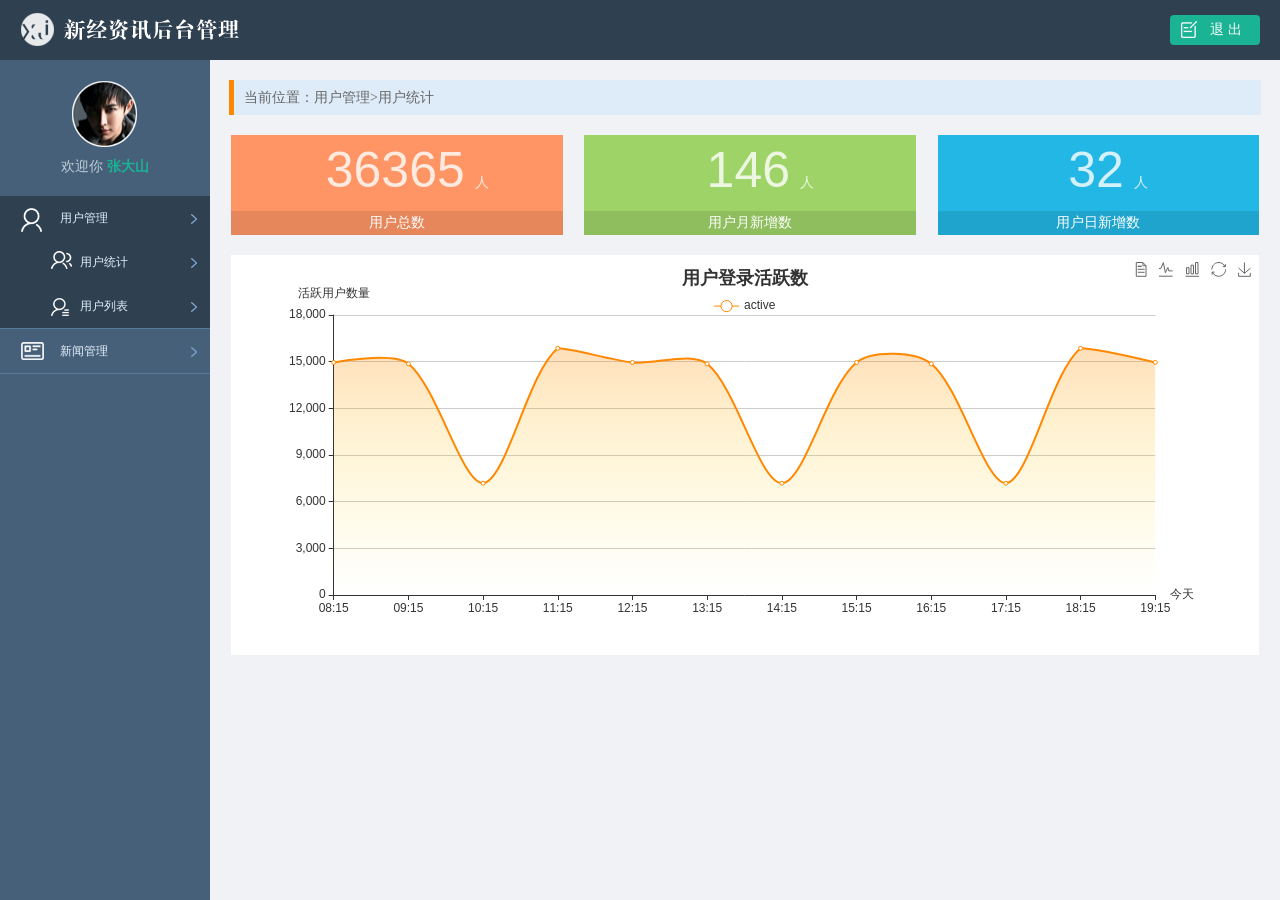
<file: info/static/admin/html/index.html>
<!DOCTYPE html>
<html lang="en">
<head>
	<meta charset="UTF-8">
	<title>新经资讯后台管理</title>
	<link rel="stylesheet" type="text/css" href="../css/reset.css">
	<link rel="stylesheet" type="text/css" href="../css/main.css">
	<script type="text/javascript" src="../js/jquery-1.12.4.min.js"></script>
</head>
<body>
	<div class="header">
		<a href="#" class="logo fl"><img src="../images/logo.png" alt="logo"></a>
		<a href="#" class="logout fr">退 出</a>
	</div>
	
	<div class="side_bar">
		<div class="user_info">
			<img src="../images/person.png" alt="张大山">
			<p>欢迎你 <em>张大山</em></p>
		</div>

		<div class="menu_con">
			<div class="first_menu active"><a href="#" class="icon01">用户管理</a></div>
			<ul class="sub_menu show">
				<li><a class="icon022" href="user_count.html" target="main_frame">用户统计</a></li>
				<li class="current"><a href="user_list.html" class="icon021" target="main_frame">用户列表</a></li>
			</ul>
			<div class="first_menu"><a href="#" class="icon02">新闻管理</a></div>
			<ul class="sub_menu">
				<li><a href="news_review.html" class="icon031" target="main_frame">新闻审核</a></li>
				<li><a href="news_edit.html" class="icon032" target="main_frame">新闻版式编辑</a></li>
				<li><a href="news_type.html" class="icon034" target="main_frame">新闻分类管理</a></li>
			</ul>
		</div>
	</div>

	<div class="main_body" id="main_body">
		<iframe src="user_count.html" frameborder="0" id="main_frame" name="main_frame" frameborder="0" scrolling="auto"></iframe>
	</div>
	
	<script>
		$(function(){
			$('.first_menu').click(function(){
				$(this).addClass('active').siblings('.first_menu').removeClass('active');
				$(this).next().slideDown().siblings('.sub_menu').slideUp();
			})
			var frame_w = $('#main_body').outerWidth();
			var frame_h = $('#main_body').outerHeight();
			$('#main_frame').css({'width':frame_w,'height':frame_h});
		})
	</script>

</body>
</html>
</file>
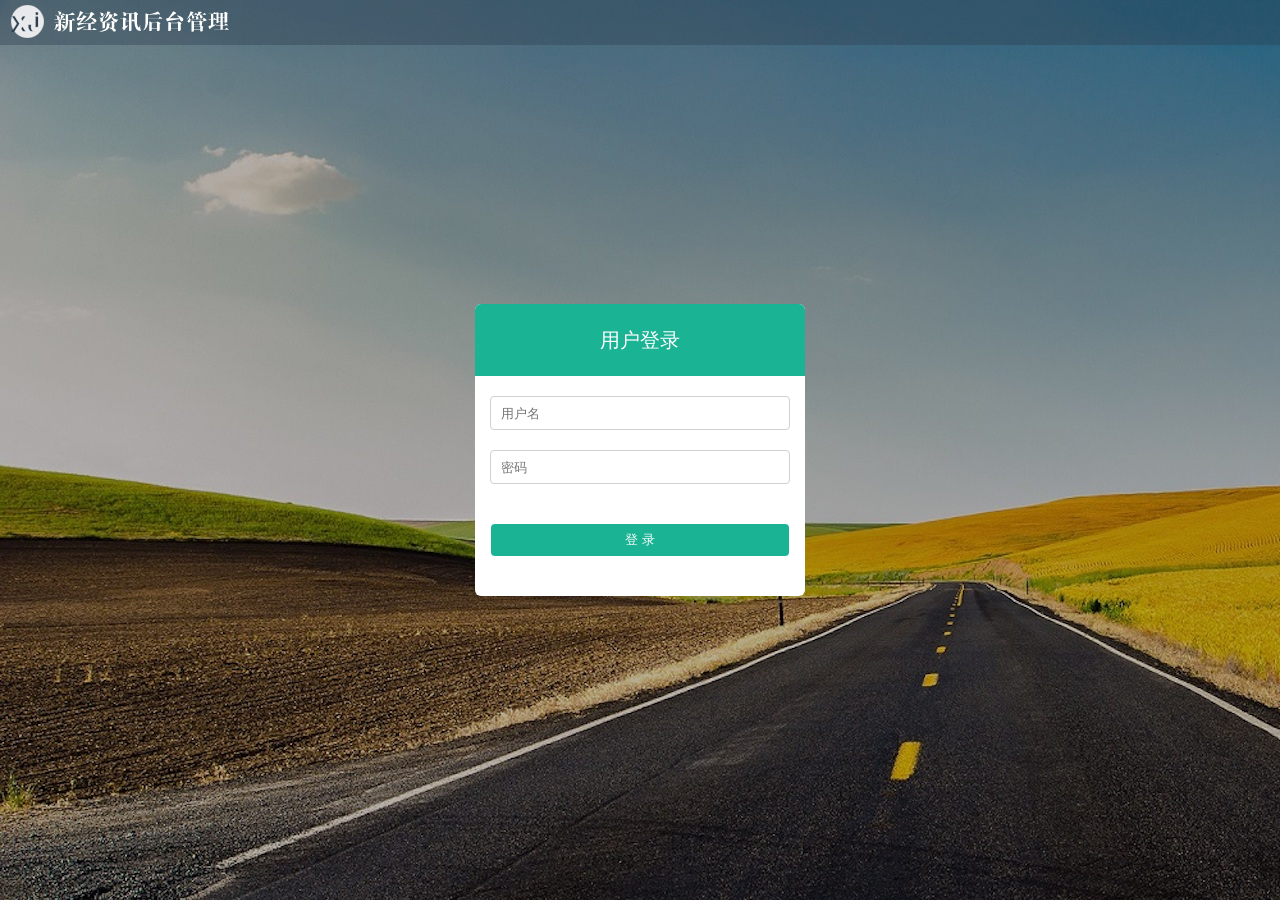
<file: info/templates/admin/login.html>
<!DOCTYPE html>
<html lang="en">
<head>
	<meta charset="UTF-8">
	<title>新经资讯后台管理</title>
	<link rel="stylesheet" type="text/css" href="../../static/admin/css/reset.css">
	<link rel="stylesheet" type="text/css" href="../../static/admin/css/main.css">
</head>
<body>
	<div class="login_logo">
		<img src="../../static/admin/images/logo.png" alt="">
	</div>	
	<form method="post" class="login_form">
		<h1 class="login_title">用户登录</h1>
		<input type="text" name="username" placeholder="用户名" class="input_txt">
		<input type="password" name="password" placeholder="密码" class="input_txt">
		<div class="error_tip">错误提示</div>
		<input type="submit" value="登 录" class="input_sub">
	</form>
	<div class="login_bg"></div>
</body>
</html>
</file>
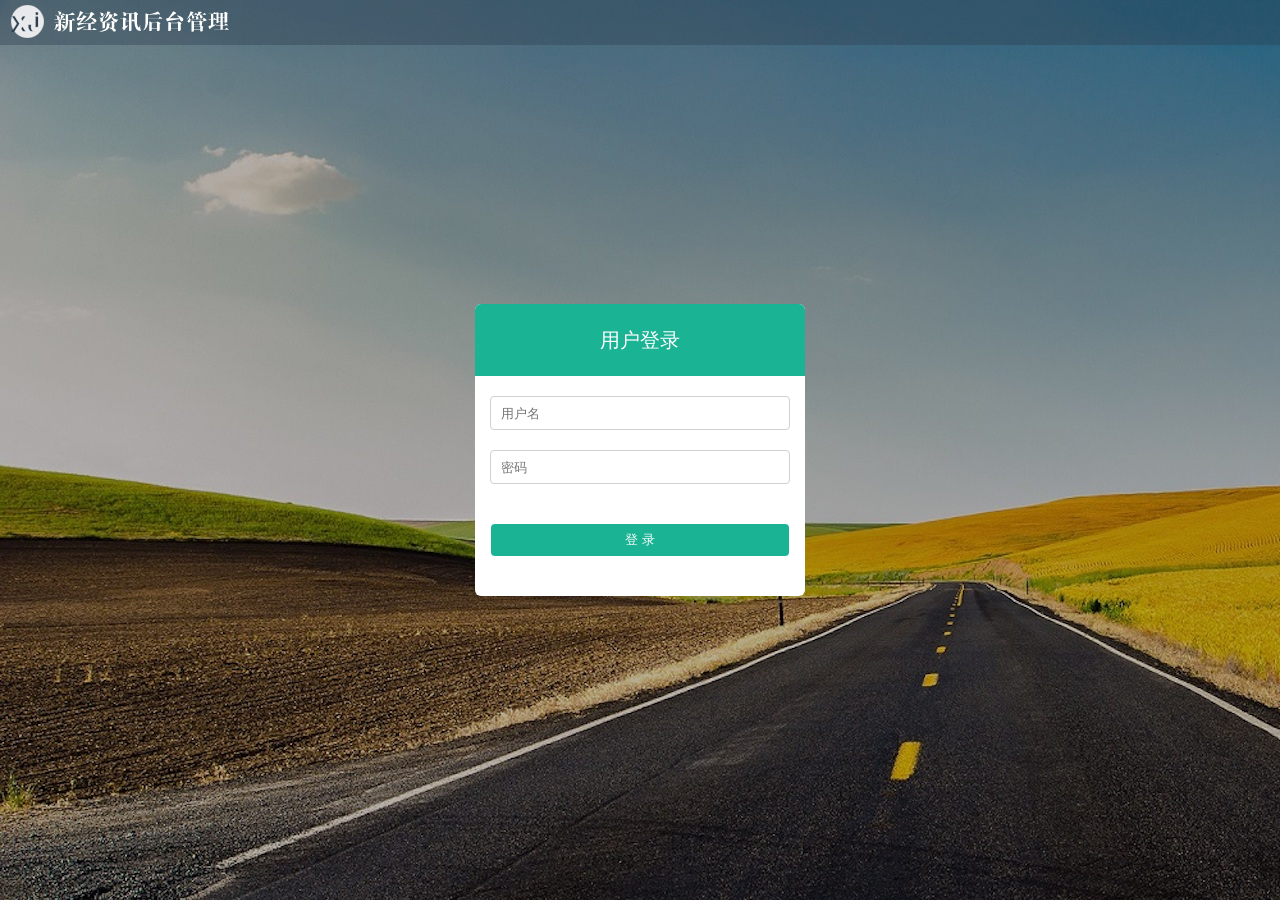
<file: info/static/admin/html/login.html>
<!DOCTYPE html>
<html lang="en">
<head>
	<meta charset="UTF-8">
	<title>新经资讯后台管理</title>
	<link rel="stylesheet" type="text/css" href="../css/reset.css">
	<link rel="stylesheet" type="text/css" href="../css/main.css">
</head>
<body>
	<div class="login_logo">
		<img src="../images/logo.png" alt="">
	</div>	
	<form method="post" class="login_form">
		<h1 class="login_title">用户登录</h1>
		<input type="text" name="username" placeholder="用户名" class="input_txt">
		<input type="password" name="password" placeholder="密码" class="input_txt">
		<div class="error_tip">错误提示</div>
		<input type="submit" value="登 录" class="input_sub">
	</form>
	<div class="login_bg"></div>
</body>
</html>
</file>
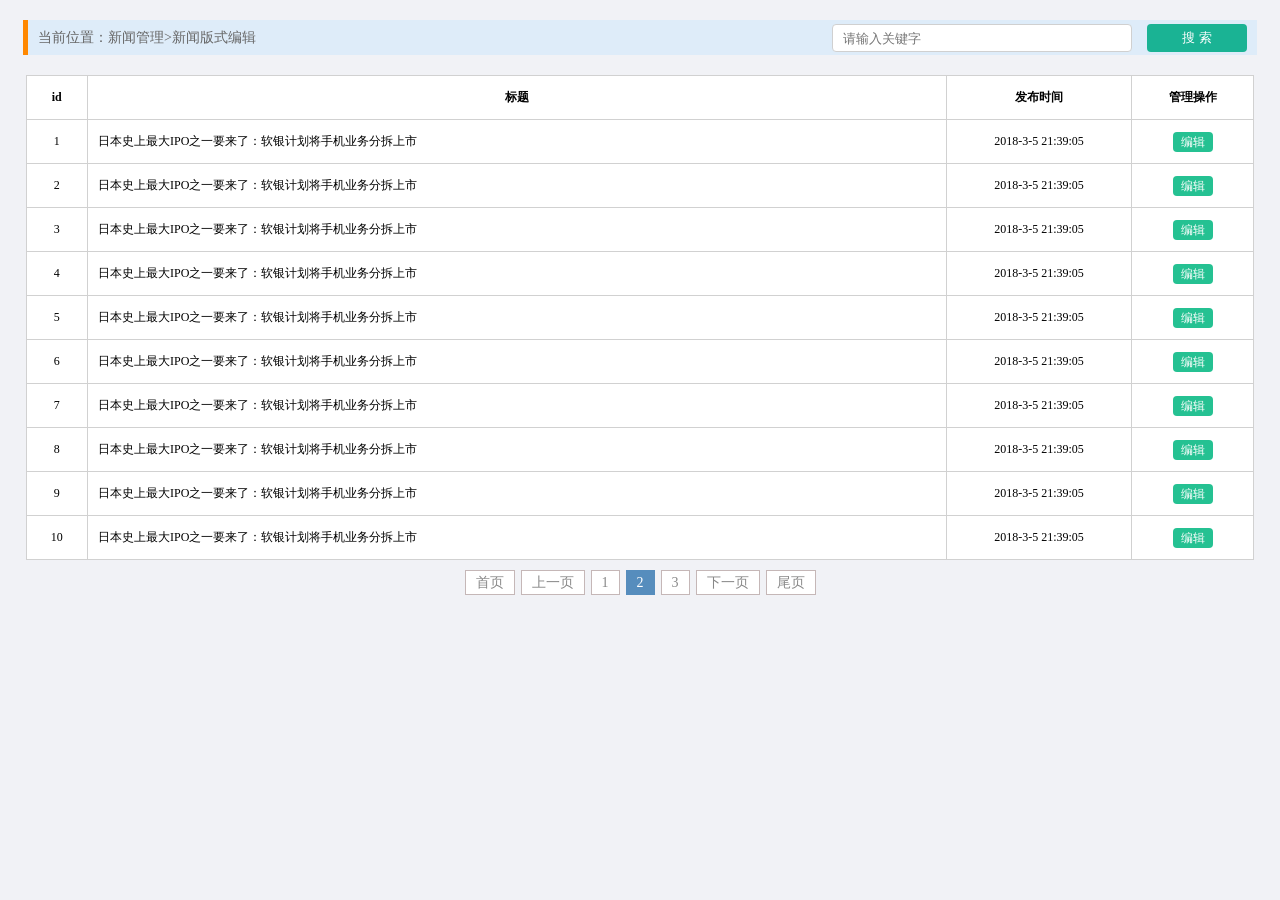
<file: info/static/admin/html/news_edit.html>
<!DOCTYPE html>
<html lang="en">
<head>
	<meta charset="UTF-8">
	<title>新经资讯后台管理</title>
	<link rel="stylesheet" type="text/css" href="../css/reset.css">
	<link rel="stylesheet" type="text/css" href="../css/main.css">
	<link rel="stylesheet" href="../css/jquery.pagination.css">
	<script type="text/javascript" src="../js/jquery-1.12.4.min.js"></script>
	<script type="text/javascript" src="../js/jquery.pagination.min.js"></script>
</head>
<body>
	<div class="breadcrub">
			当前位置：新闻管理>新闻版式编辑
		<form class="news_filter_form">
			<input type="text" placeholder="请输入关键字" class="input_txt">
			<input type="submit" value="搜 索" class="input_sub">
		</form>
	</div>
		

	<div class="pannel">			
			<table class="common_table">
				<tr>
					<th width="5%">id</th>
					<th width="70%">标题</th>
					<th width="15%">发布时间</th>
					<th width="10%">管理操作</th>
				</tr>
				<tr>
					<td>1</td>
					<td class="tleft">日本史上最大IPO之一要来了：软银计划将手机业务分拆上市</td>
					<td>2018-3-5 21:39:05</td>
					<td>
						<a href="news_edit_detail.html" class="edit">编辑</a>
					</td>
				</tr>
				<tr>
					<td>2</td>
					<td class="tleft">日本史上最大IPO之一要来了：软银计划将手机业务分拆上市</td>
					<td>2018-3-5 21:39:05</td>
					<td>
						<a href="news_edit_detail.html" class="edit">编辑</a>
					</td>
				</tr>					
				<tr>
					<td>3</td>
					<td class="tleft">日本史上最大IPO之一要来了：软银计划将手机业务分拆上市</td>
					<td>2018-3-5 21:39:05</td>
					<td>
						<a href="news_edit_detail.html" class="edit">编辑</a>
					</td>
				</tr>
				<tr>
					<td>4</td>
					<td class="tleft">日本史上最大IPO之一要来了：软银计划将手机业务分拆上市</td>
					<td>2018-3-5 21:39:05</td>
					<td>
						<a href="news_edit_detail.html" class="edit">编辑</a>
					</td>
				</tr>
				<tr>
					<td>5</td>
					<td class="tleft">日本史上最大IPO之一要来了：软银计划将手机业务分拆上市</td>
					<td>2018-3-5 21:39:05</td>
					<td>
						<a href="news_edit_detail.html" class="edit">编辑</a>
					</td>
				</tr>
				<tr>
					<td>6</td>
					<td class="tleft">日本史上最大IPO之一要来了：软银计划将手机业务分拆上市</td>
					<td>2018-3-5 21:39:05</td>
					<td>
						<a href="news_edit_detail.html" class="edit">编辑</a>
					</td>
				</tr>
				<tr>
					<td>7</td>
					<td class="tleft">日本史上最大IPO之一要来了：软银计划将手机业务分拆上市</td>
					<td>2018-3-5 21:39:05</td>
					<td>
						<a href="news_edit_detail.html" class="edit">编辑</a>
					</td>
				</tr>
				<tr>
					<td>8</td>
					<td class="tleft">日本史上最大IPO之一要来了：软银计划将手机业务分拆上市</td>
					<td>2018-3-5 21:39:05</td>
					<td>
						<a href="news_edit_detail.html" class="edit">编辑</a>
					</td>
				</tr>
				<tr>
					<td>9</td>
					<td class="tleft">日本史上最大IPO之一要来了：软银计划将手机业务分拆上市</td>
					<td>2018-3-5 21:39:05</td>
					<td>
						<a href="news_edit_detail.html" class="edit">编辑</a>
					</td>
				</tr>
				<tr>
					<td>10</td>
					<td class="tleft">日本史上最大IPO之一要来了：软银计划将手机业务分拆上市</td>
					<td>2018-3-5 21:39:05</td>
					<td>
						<a href="news_edit_detail.html" class="edit">编辑</a>
					</td>
				</tr>
			</table>
		</div>
		
		<div class="box">
			<div id="pagination" class="page"></div>
		</div>

        <script>
			$(function() {
				$("#pagination").pagination({
					currentPage: 2,
					totalPage: 3,
					callback: function(current) {
					    alert('ok!');
					}
				});
			});
		</script>
	
</body>
</html>
</file>
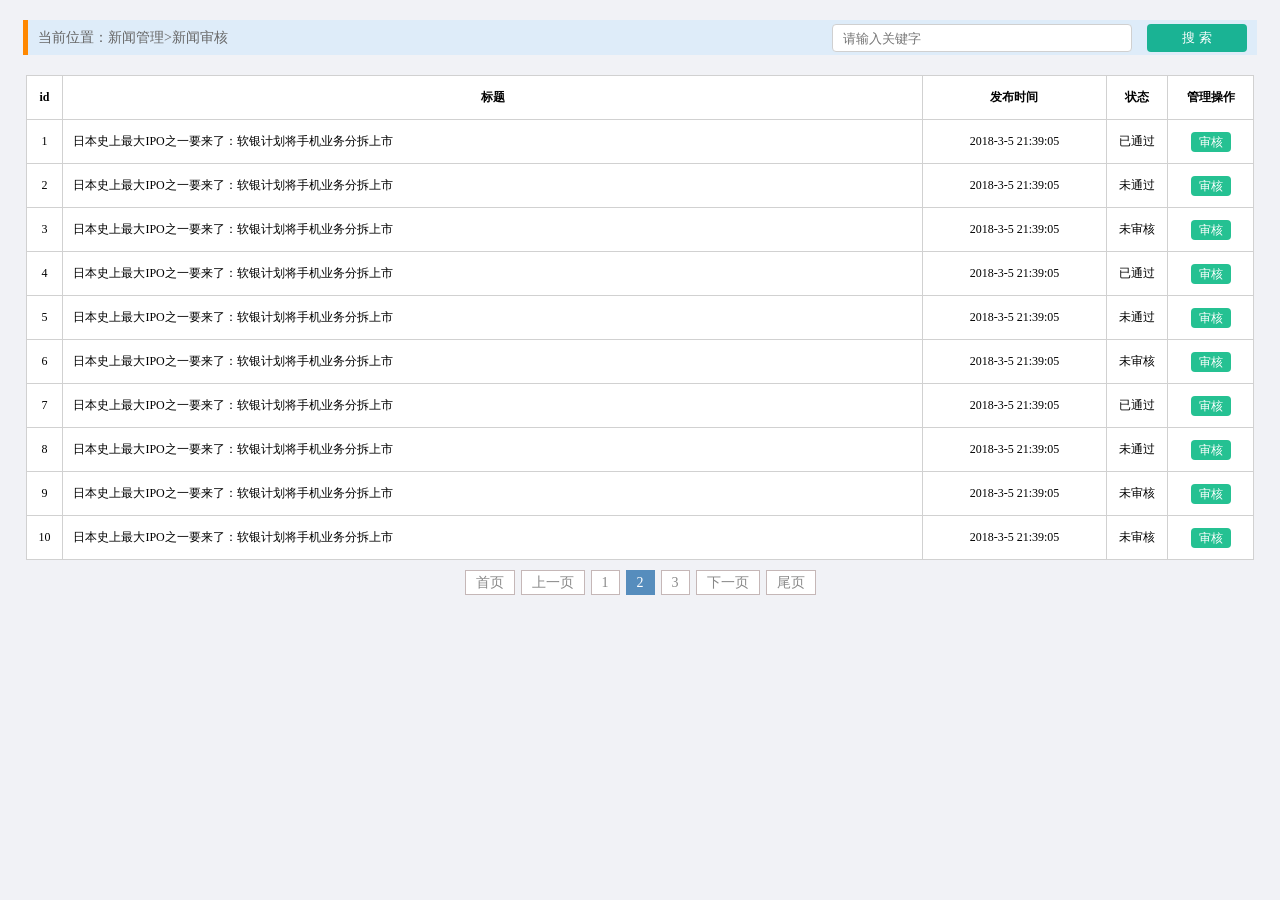
<file: info/static/admin/html/news_review.html>
<!DOCTYPE html>
<html lang="en">
<head>
	<meta charset="UTF-8">
	<title>新经资讯后台管理</title>
	<link rel="stylesheet" type="text/css" href="../css/reset.css">
	<link rel="stylesheet" type="text/css" href="../css/main.css">
	<link rel="stylesheet" href="../css/jquery.pagination.css">
	<script type="text/javascript" src="../js/jquery-1.12.4.min.js"></script>
	<script type="text/javascript" src="../js/jquery.pagination.min.js"></script>
</head>
<body>
	<div class="breadcrub">
			当前位置：新闻管理>新闻审核
			<form class="news_filter_form">
				<input type="text" placeholder="请输入关键字" class="input_txt">
				<input type="submit" value="搜 索" class="input_sub">
			</form>
		</div>
		<div class="pannel">
			<table class="common_table">
				<tr>
					<th width="3%">id</th>
					<th width="70%">标题</th>
					<th width="15%">发布时间</th>
					<th width="5%">状态</th>
					<th width="8%">管理操作</th>
				</tr>
				<tr>
					<td>1</td>
					<td class="tleft">日本史上最大IPO之一要来了：软银计划将手机业务分拆上市</td>
					<td>2018-3-5 21:39:05</td>
					<td>已通过</td>
					<td>
						<a href="news_review_detail.html" class="review">审核</a>
					</td>
				</tr>
				<tr>
					<td>2</td>
					<td class="tleft">日本史上最大IPO之一要来了：软银计划将手机业务分拆上市</td>
					<td>2018-3-5 21:39:05</td>
					<td>未通过</td>
					<td>
						<a href="news_review_detail.html" class="review">审核</a>
					</td>
				</tr>
				<tr>
					<td>3</td>
					<td class="tleft">日本史上最大IPO之一要来了：软银计划将手机业务分拆上市</td>
					<td>2018-3-5 21:39:05</td>
					<td>未审核</td>
					<td>
						<a href="news_review_detail.html" class="review">审核</a>
					</td>
				</tr>
				<tr>
					<td>4</td>
					<td class="tleft">日本史上最大IPO之一要来了：软银计划将手机业务分拆上市</td>
					<td>2018-3-5 21:39:05</td>
					<td>已通过</td>
					<td>
						<a href="news_review_detail.html" class="review">审核</a>
					</td>
				</tr>
				<tr>
					<td>5</td>
					<td class="tleft">日本史上最大IPO之一要来了：软银计划将手机业务分拆上市</td>
					<td>2018-3-5 21:39:05</td>
					<td>未通过</td>
					<td>
						<a href="news_review_detail.html" class="review">审核</a>
					</td>
				</tr>
				<tr>
					<td>6</td>
					<td class="tleft">日本史上最大IPO之一要来了：软银计划将手机业务分拆上市</td>
					<td>2018-3-5 21:39:05</td>
					<td>未审核</td>
					<td>
						<a href="news_review_detail.html" class="review">审核</a>
					</td>
				</tr>
				<tr>
					<td>7</td>
					<td class="tleft">日本史上最大IPO之一要来了：软银计划将手机业务分拆上市</td>
					<td>2018-3-5 21:39:05</td>
					<td>已通过</td>
					<td>
						<a href="news_review_detail.html" class="review">审核</a>
					</td>
				</tr>
				<tr>
					<td>8</td>
					<td class="tleft">日本史上最大IPO之一要来了：软银计划将手机业务分拆上市</td>
					<td>2018-3-5 21:39:05</td>
					<td>未通过</td>
					<td>
						<a href="news_review_detail.html" class="review">审核</a>
					</td>
				</tr>
				<tr>
					<td>9</td>
					<td class="tleft">日本史上最大IPO之一要来了：软银计划将手机业务分拆上市</td>
					<td>2018-3-5 21:39:05</td>
					<td>未审核</td>
					<td>
						<a href="news_review_detail.html" class="review">审核</a>
					</td>
				</tr>
				<tr>
					<td>10</td>
					<td class="tleft">日本史上最大IPO之一要来了：软银计划将手机业务分拆上市</td>
					<td>2018-3-5 21:39:05</td>
					<td>未审核</td>
					<td>
						<a href="news_review_detail.html" class="review">审核</a>
					</td>
				</tr>			
			</table>
		</div>

		<div class="box">
			<div id="pagination" class="page"></div>
		</div>

        <script>
			$(function() {
				$("#pagination").pagination({
					currentPage: 2,
					totalPage: 3,
					callback: function(current) {
					    alert('ok!');
					}
				});
			});
		</script>

	
</body>
</html>
</file>
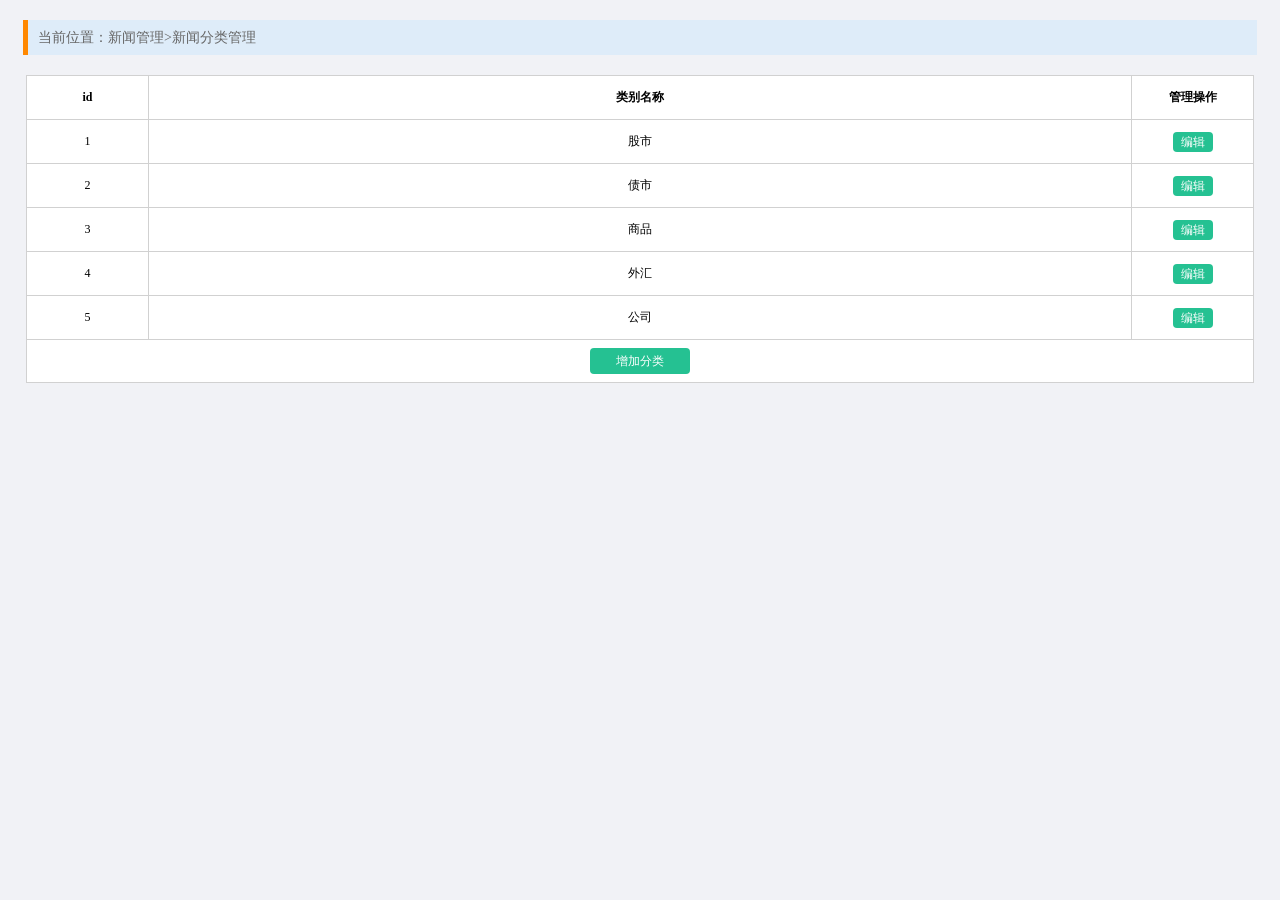
<file: info/static/admin/html/news_type.html>
<!DOCTYPE html>
<html lang="en">
<head>
	<meta charset="UTF-8">
	<title>新经资讯后台管理</title>
	<link rel="stylesheet" type="text/css" href="../css/reset.css">
	<link rel="stylesheet" type="text/css" href="../css/main.css">
	<script type="text/javascript" src="../js/jquery-1.12.4.min.js"></script>
	<script type="text/javascript" src="../js/news_type.js"></script>
</head>
<body>
	<div class="breadcrub">
			当前位置：新闻管理>新闻分类管理
		</div>
		<div class="pannel">
			<table class="common_table">
				<tr>
					<th width="10%">id</th>
					<th width="80%">类别名称</th>
					<th width="10%">管理操作</th>
				</tr>
				<tr>
					<td>1</td>
					<td>股市</td>
					<td><a href="javascript:;" class="edit">编辑</a></td>
				</tr>
				<tr>
					<td>2</td>
					<td>债市</td>
					<td><a href="javascript:;" class="edit">编辑</a></td>
				</tr>
				<tr>
					<td>3</td>
					<td>商品</td>
					<td><a href="javascript:;" class="edit">编辑</a></td>
				</tr>
				<tr>
					<td>4</td>
					<td>外汇</td>
					<td><a href="javascript:;" class="edit">编辑</a></td>
				</tr>
				<tr>
					<td>5</td>
					<td>公司</td>
					<td><a href="javascript:;" class="edit">编辑</a></td>
				</tr>
				<tr>
					<td colspan="3"><a href="javascript:;" class="addtype">增加分类</a></td>
				</tr>
			</table>
		</div>
		
		<div class="pop_con">
			<div class="pop">
				<form>
					<h3>修改分类</h3>
					<div class="form_group mt50">
						<label class="input_label">分类名称：</label><input type="text" class="input_txt3">
						<span class="error_tip">提示文字</span>
					</div>			
					<div class="form_group line_top">
						<input type="button" value="确定" class="confirm">&nbsp;&nbsp;&nbsp;&nbsp;
						<input type="button" value="取消" class="cancel">
					</div>
				</form>
			</div>
			<div class="mask"></div>
		</div>	
</body>
</html>
</file>
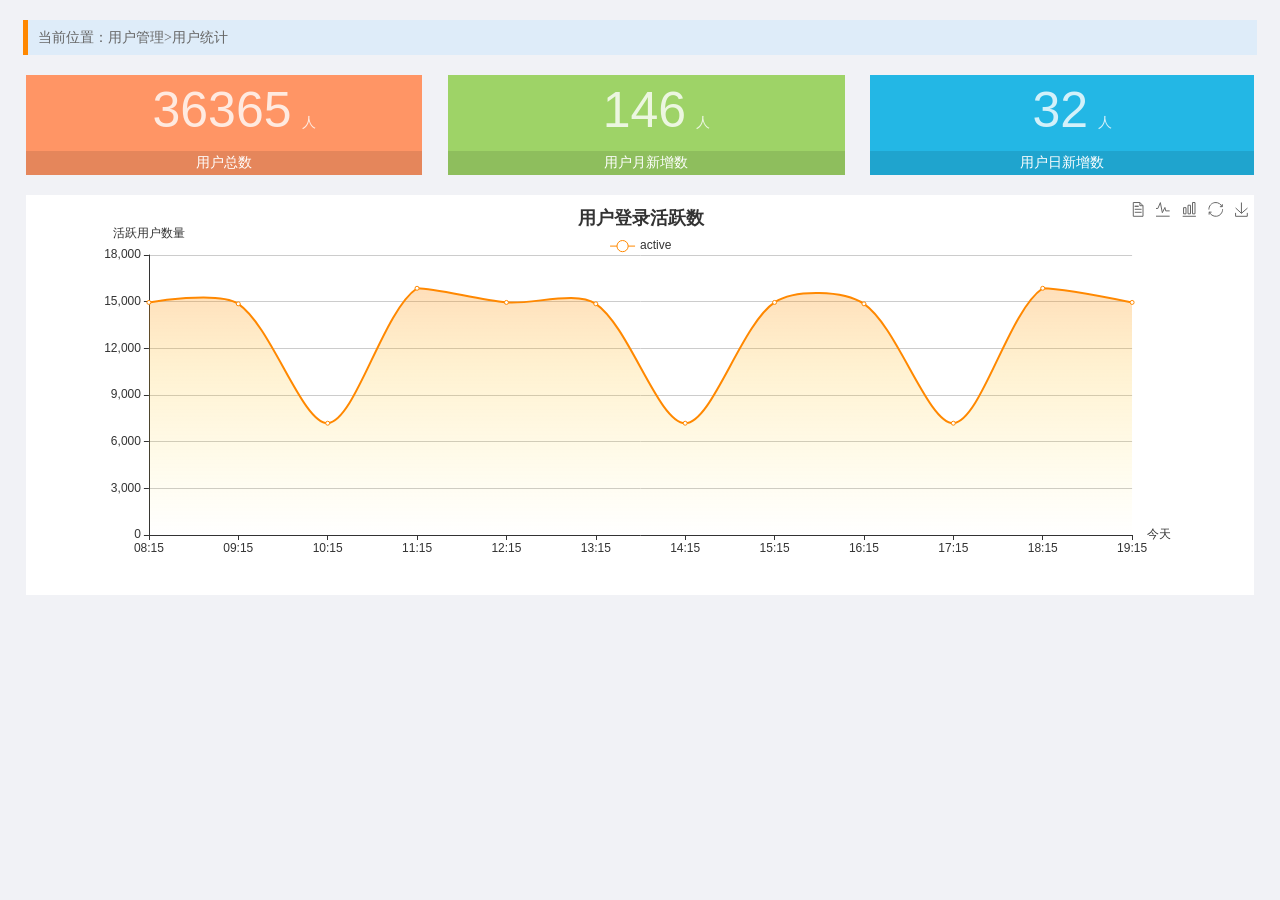
<file: info/static/admin/html/user_count.html>
<!DOCTYPE html>
<html lang="en">
<head>
	<meta charset="UTF-8">
	<title>新经资讯后台管理</title>
	<link rel="stylesheet" type="text/css" href="../css/reset.css">
	<link rel="stylesheet" type="text/css" href="../css/main.css">
	<script type="text/javascript" src="../js/echarts.min.js"></script>
</head>
<body>
	<div class="breadcrub">
		当前位置：用户管理>用户统计
	</div>
	<div class="spannels">
		<div class="spannel scolor01">
			<em>36365</em><span>人</span>
			<b>用户总数</b>
		</div>
		<div class="spannel scolor02">
			<em>146</em><span>人</span>
			<b>用户月新增数</b>
		</div>
		<div class="spannel2 scolor03">
			<em>32</em><span>人</span>
			<b>用户日新增数</b>
		</div>		
	</div>
	
	<div class="pannel">
		<div id="chart_show" class="chart_show"></div>
	</div>
	<script>
		var oChart = echarts.init(document.getElementById('chart_show'));
		var chartopt = {
					    title:{
					        text: '用户登录活跃数',
		                    left: 'center',
		                    top: '10'
					    },
					    tooltip:{
					        trigger: 'axis'
					    },
					    legend: {
					        data:['active'],
		                    top: '40'
					    },
					    toolbox: {
					        show : true,
					        feature : {
					            mark : {show: true},
					            dataView : {show: true, readOnly: false},
					            magicType : {show: true, type: ['line','bar']},
					            restore : {show: true},
					            saveAsImage : {show: true}
					        }
					    },
				    	calculable : true,               
					    xAxis : [
					        {
		                        name: '今天',
					            type : 'category',
					            boundaryGap : false,
					            data : ["08:15","09:15","10:15","11:15","12:15","13:15","14:15","15:15","16:15","17:15","18:15","19:15"]
					        }
					    ],        
					    yAxis : [
					        {
		                        name: '活跃用户数量',
					            type : 'value'
					        }
					    ],      
					    series : [
					        {
					            name:'active',
					            type:'line',
					            smooth:true,
					            itemStyle: {normal: {areaStyle: {type: 'default'}, color: '#f80'}, lineStyle: {color: '#f80'}},
					            data:[14951,14861,7186,15861,14951,14861,7186,14951,14861,7186,15861,14951]
					        }],
					    areaStyle:{
						        normal:{
						            color: new echarts.graphic.LinearGradient(0, 0, 0, 1, [{
						                offset: 0,
						                color: 'rgba(255,136,0,0.39)'
						            }, {
						                offset: .34,
						                color: 'rgba(255,180,0,0.25)'
						            },{
						                offset: 1,
						                color: 'rgba(255,222,0,0.00)'
						            }])

						        }
						    }

            			};

            oChart.setOption(chartopt);

	</script>
</body>
</html>
</file>
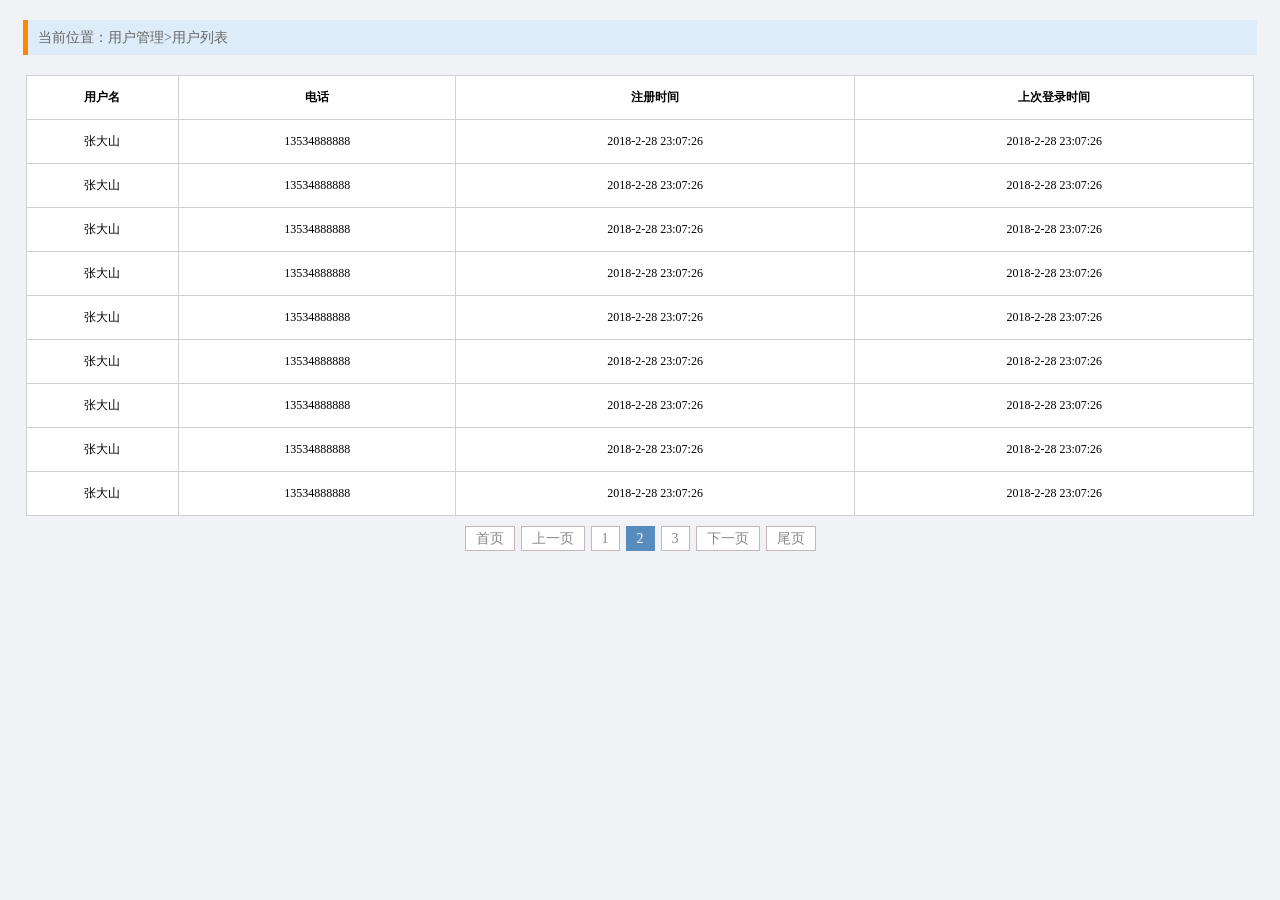
<file: info/static/admin/html/user_list.html>
<!DOCTYPE html>
<html lang="en">
<head>
    <meta charset="UTF-8">
    <title>新经资讯后台管理</title>
    <link rel="stylesheet" type="text/css" href="../css/reset.css">
    <link rel="stylesheet" type="text/css" href="../css/main.css">
    <link rel="stylesheet" href="../css/jquery.pagination.css">
    <script type="text/javascript" src="../js/jquery-1.12.4.min.js"></script>
    <script type="text/javascript" src="../js/jquery.pagination.min.js"></script>
</head>
<body>
    <div class="breadcrub">
            当前位置：用户管理>用户列表
        </div>
        <div class="pannel">
            <table class="common_table">
                <tr>
                    <th>用户名</th>
                    <th>电话</th>
                    <th>注册时间</th>
                    <th>上次登录时间</th>
                </tr>
                <tr>
                    <td>张大山</td>
                    <td>13534888888</td>
                    <td>2018-2-28 23:07:26</td>
                    <td>2018-2-28 23:07:26</td>
                </tr>
                <tr>
                    <td>张大山</td>
                    <td>13534888888</td>
                    <td>2018-2-28 23:07:26</td>
                    <td>2018-2-28 23:07:26</td>
                </tr>
                <tr>
                    <td>张大山</td>
                    <td>13534888888</td>
                    <td>2018-2-28 23:07:26</td>
                    <td>2018-2-28 23:07:26</td>
                </tr>
                <tr>
                    <td>张大山</td>
                    <td>13534888888</td>
                    <td>2018-2-28 23:07:26</td>
                    <td>2018-2-28 23:07:26</td>
                </tr>
                <tr>
                    <td>张大山</td>
                    <td>13534888888</td>
                    <td>2018-2-28 23:07:26</td>
                    <td>2018-2-28 23:07:26</td>
                </tr>
                <tr>
                    <td>张大山</td>
                    <td>13534888888</td>
                    <td>2018-2-28 23:07:26</td>
                    <td>2018-2-28 23:07:26</td>
                </tr>
                <tr>
                    <td>张大山</td>
                    <td>13534888888</td>
                    <td>2018-2-28 23:07:26</td>
                    <td>2018-2-28 23:07:26</td>
                </tr>
                <tr>
                    <td>张大山</td>
                    <td>13534888888</td>
                    <td>2018-2-28 23:07:26</td>
                    <td>2018-2-28 23:07:26</td>
                </tr>
                <tr>
                    <td>张大山</td>
                    <td>13534888888</td>
                    <td>2018-2-28 23:07:26</td>
                    <td>2018-2-28 23:07:26</td>
                </tr>
            </table>
        </div>

        <div class="box">
            <div id="pagination" class="page"></div>
        </div>

        <script>
            $(function() {
                $("#pagination").pagination({
                    currentPage: 2,
                    totalPage: 3,
                    callback: function(current) {
                        alert('ok!');
                    }
                });
            });
        </script>
</body>
</html>
</file>
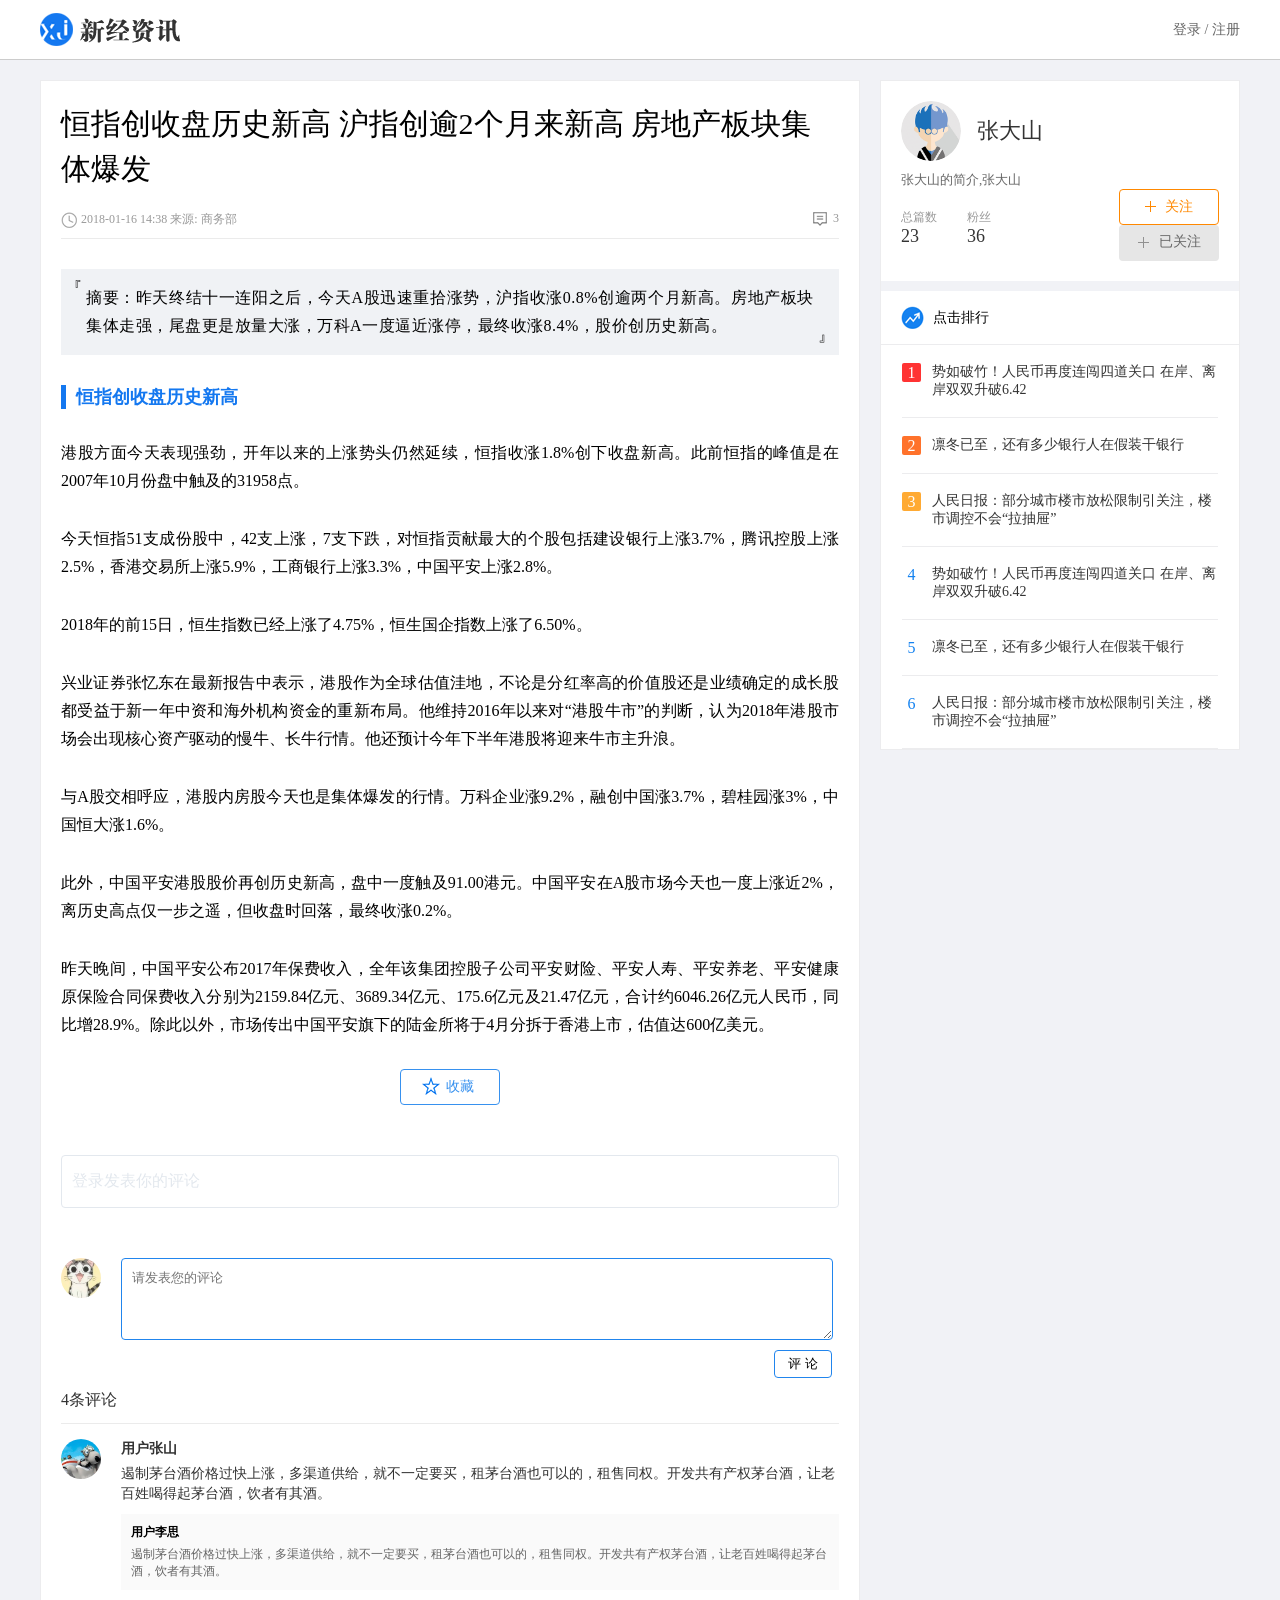
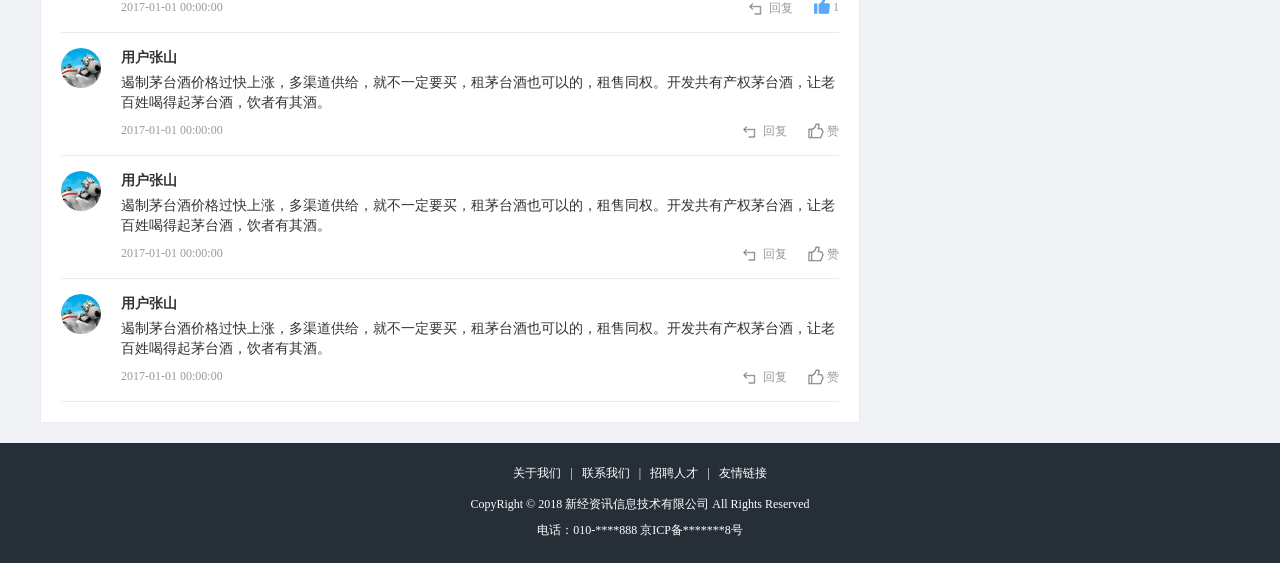
<file: info/static/news/html/detail.html>
<!DOCTYPE html>
<html lang="en">
<head>
    <meta charset="UTF-8">
    <title>文章详情页</title>
    <link rel="stylesheet" type="text/css" href="../css/reset.css">
    <link rel="stylesheet" type="text/css" href="../css/main.css">
    <script type="text/javascript" src="../js/jquery-1.12.4.min.js"></script>
    <script type="text/javascript" src="../js/detail.js"></script>
    <script type="text/javascript" src="../js/main.js"></script>
</head>
<body>
    <div class="header_con">
        <div class="header">
            <a href="#" class="logo fl"><img src="../images/logo.png" alt="logo"></a>
            <div class="user_btns fr">
                <a href="javascript:;" class="login_btn">登录</a> / <a href="javascript:;" class="register_btn">注册</a>
            </div>
            <!-- 用户登录后显示下面，隐藏上面 -->
            <div class="user_login fr">
                <img src="../images/person01.png" class="lgin_pic">
                <a href="#">用户张三</a>
                <a href="#">退出</a>
            </div>
        </div>
    </div>
    
    <div class="conter_con">
        <div class="detail_con fl">
            <h3>恒指创收盘历史新高 沪指创逾2个月来新高 房地产板块集体爆发</h3>
            <div class="detail_about clearfix">
                <span class="time_souce fl">2018-01-16 14:38 来源: 商务部</span>
                <span class="comment fr">3</span>
            </div>

            <p class="summary">
                摘要：昨天终结十一连阳之后，今天A股迅速重拾涨势，沪指收涨0.8%创逾两个月新高。房地产板块集体走强，尾盘更是放量大涨，万科A一度逼近涨停，最终收涨8.4%，股价创历史新高。
            </p>

            <h4>恒指创收盘历史新高</h4>

            <p>
            港股方面今天表现强劲，开年以来的上涨势头仍然延续，恒指收涨1.8%创下收盘新高。此前恒指的峰值是在2007年10月份盘中触及的31958点。</p>
<p>
今天恒指51支成份股中，42支上涨，7支下跌，对恒指贡献最大的个股包括建设银行上涨3.7%，腾讯控股上涨2.5%，香港交易所上涨5.9%，工商银行上涨3.3%，中国平安上涨2.8%。</p>
<p>
2018年的前15日，恒生指数已经上涨了4.75%，恒生国企指数上涨了6.50%。</p>
<p>
兴业证券张忆东在最新报告中表示，港股作为全球估值洼地，不论是分红率高的价值股还是业绩确定的成长股都受益于新一年中资和海外机构资金的重新布局。他维持2016年以来对“港股牛市”的判断，认为2018年港股市场会出现核心资产驱动的慢牛、长牛行情。他还预计今年下半年港股将迎来牛市主升浪。</p>
<p>
与A股交相呼应，港股内房股今天也是集体爆发的行情。万科企业涨9.2%，融创中国涨3.7%，碧桂园涨3%，中国恒大涨1.6%。</p>
<p>
此外，中国平安港股股价再创历史新高，盘中一度触及91.00港元。中国平安在A股市场今天也一度上涨近2%，离历史高点仅一步之遥，但收盘时回落，最终收涨0.2%。</p>
<p>
昨天晚间，中国平安公布2017年保费收入，全年该集团控股子公司平安财险、平安人寿、平安养老、平安健康原保险合同保费收入分别为2159.84亿元、3689.34亿元、175.6亿元及21.47亿元，合计约6046.26亿元人民币，同比增28.9%。除此以外，市场传出中国平安旗下的陆金所将于4月分拆于香港上市，估值达600亿美元。</p>
            
            
        <a href="javascript:;" class="collection block-center">收藏</a>
        <a href="javascript:;" class="collected block-center" style="display: none"><span class="out">已收藏</span><span class="over">取消收藏</span></a>
        

        <div class="comment_form_logout">
            登录发表你的评论
        </div>

        <form action="" class="comment_form">
            <div class="person_pic">
                <img src="../images/cat.jpg" alt="用户图标">
            </div>
            <textarea placeholder="请发表您的评论" class="comment_input"></textarea>
            <input type="submit" name="" value="评 论" class="comment_sub">
        </form>


        <div class="comment_count">
            4条评论
        </div>
        
        <div class="comment_list_con">
            <div class="comment_list">
                <div class="person_pic fl">
                    <img src="../images/worm.jpg" alt="用户图标">
                </div>    
                <div class="user_name fl">用户张山</div>
                <div class="comment_text fl">
                    遏制茅台酒价格过快上涨，多渠道供给，就不一定要买，租茅台酒也可以的，租售同权。开发共有产权茅台酒，让老百姓喝得起茅台酒，饮者有其酒。
                </div>
                <div class="reply_text_con fl">
                    <div class="user_name2">用户李思</div>
                    <div class="reply_text">
                        遏制茅台酒价格过快上涨，多渠道供给，就不一定要买，租茅台酒也可以的，租售同权。开发共有产权茅台酒，让老百姓喝得起茅台酒，饮者有其酒。
                    </div>
                </div>
                <div class="comment_time fl">2017-01-01 00:00:00</div>
                <a href="javascript:;" class="comment_up has_comment_up fr">1</a>
                <a href="javascript:;" class="comment_reply fr">回复</a>
                <from class="reply_form fl">
                    <textarea  class="reply_input"></textarea>
                    <input type="submit" name="" value="回复" class="reply_sub fr">
                    <input type="reset" name="" value="取消" class="reply_cancel fr">
                </from>            
            </div>

            <div class="comment_list">
                <div class="person_pic fl">
                    <img src="../images/worm.jpg" alt="用户图标">
                </div>    
                <div class="user_name fl">用户张山</div>
                <div class="comment_text fl">
                    遏制茅台酒价格过快上涨，多渠道供给，就不一定要买，租茅台酒也可以的，租售同权。开发共有产权茅台酒，让老百姓喝得起茅台酒，饮者有其酒。
                </div>
                <div class="comment_time fl">2017-01-01 00:00:00</div>
                <a href="javascript:;" class="comment_up fr">赞</a>
                <a href="javascript:;" class="comment_reply fr">回复</a>
                <from class="reply_form fl">
                    <textarea  class="reply_input"></textarea>
                    <input type="submit" name="" value="回复" class="reply_sub fr">
                    <input type="reset" name="" value="取消" class="reply_cancel fr">
                </from>            
            </div>

            <div class="comment_list">
                <div class="person_pic fl">
                    <img src="../images/worm.jpg" alt="用户图标">
                </div>    
                <div class="user_name fl">用户张山</div>
                <div class="comment_text fl">
                    遏制茅台酒价格过快上涨，多渠道供给，就不一定要买，租茅台酒也可以的，租售同权。开发共有产权茅台酒，让老百姓喝得起茅台酒，饮者有其酒。
                </div>
                <div class="comment_time fl">2017-01-01 00:00:00</div>
                <a href="javascript:;" class="comment_up fr">赞</a>
                <a href="javascript:;" class="comment_reply fr">回复</a>
                <from class="reply_form fl">
                    <textarea  class="reply_input"></textarea>
                    <input type="submit" name="" value="回复" class="reply_sub fr">
                    <input type="reset" name="" value="取消" class="reply_cancel fr">
                </from>            
            </div>

            <div class="comment_list">
                <div class="person_pic fl">
                    <img src="../images/worm.jpg" alt="用户图标">
                </div>    
                <div class="user_name fl">用户张山</div>
                <div class="comment_text fl">
                    遏制茅台酒价格过快上涨，多渠道供给，就不一定要买，租茅台酒也可以的，租售同权。开发共有产权茅台酒，让老百姓喝得起茅台酒，饮者有其酒。
                </div>
                <div class="comment_time fl">2017-01-01 00:00:00</div>
                <a href="javascript:;" class="comment_up fr">赞</a>
                <a href="javascript:;" class="comment_reply fr">回复</a>
                <from class="reply_form fl">
                    <textarea  class="reply_input"></textarea>
                    <input type="submit" name="" value="回复" class="reply_sub fr">
                    <input type="reset" name="" value="取消" class="reply_cancel fr">
                </from>            
            </div>
        </div>
            
            
        </div>
        <div class="rank_con fr">
            <div class="author_card">
                <a href="#" class="author_pic"><img src="../images/user_pic.png" alt="author_pic"></a>
                <a href="#" class="author_name">张大山</a>
                <div class="author_resume">张大山的简介,张大山</div>
                <div class="writings"><span>总篇数</span><b>23</b></div>
                <div class="follows"><span>粉丝</span><b>36</b></div>
                <a href="javascript:;" class="focus fr">关注</a>
                <a href="javascript:;" class="focused fr"><span class="out">已关注</span><span class="over">取消关注</span></a>
            </div>            
            <div class="rank_title">
                <h3>点击排行</h3>
            </div>
            <ul class="rank_list">
                <li><span class="first">1</span><a href="#">势如破竹！人民币再度连闯四道关口 在岸、离岸双双升破6.42</a></li>
                <li><span class="second">2</span><a href="#">凛冬已至，还有多少银行人在假装干银行</a></li>
                <li><span class="third">3</span><a href="#">人民日报：部分城市楼市放松限制引关注，楼市调控不会“拉抽屉”</a></li>
                <li><span>4</span><a href="#">势如破竹！人民币再度连闯四道关口 在岸、离岸双双升破6.42</a></li>
                <li><span>5</span><a href="#">凛冬已至，还有多少银行人在假装干银行</a></li>
                <li><span>6</span><a href="#">人民日报：部分城市楼市放松限制引关注，楼市调控不会“拉抽屉”</a></li>
            </ul>
        </div>
    </div>
    <div class="footer">        
        <div class="footer_links">
            <a href="">关于我们</a>
            <span>|</span>
            <a href="">联系我们</a>
            <span>|</span>
            <a href="">招聘人才</a>
            <span>|</span>
            <a href="">友情链接</a>
        </div>
        <p class="copyright">
            CopyRight © 2018 新经资讯信息技术有限公司 All Rights Reserved<br />
电话：010-****888    京ICP备*******8号
        </p>
    </div>
    
    <!-- 登录表单 -->
    <form class="login_form_con">
        <div class="login_form">
            <div class="login_title">
                <h3>登 录</h3>
                <a href="javascript:;" class="shutoff"></a>
            </div>
            <div class="form_group">                
                <input type="text" name="username" autocomplete="off">
                <div class="input_tip">用户名/手机号</div>
            </div>
            <div class="form_group">                
                <input type="password" name="password">
                <div class="input_tip">密码(不少于6位)</div>
            </div>
            <input type="submit" name="" value="登 录" class="input_sub">
            <div class="down_link">还没有账号？<a href="#" class="to_register">立即注册</a></div>
        </div>
        <div class="mask"></div>
    </form>
    
    <!-- 注册表单 -->
    <form class="register_form_con">
        <div class="register_form">
            <div class="register_title">
                <h3>注 册</h3>
                <a href="javascript:;" class="shutoff"></a>
            </div>
            <div class="form_group">
                <input type="text" name="mobile" autocomplete="off" id="register_mobile" class="phone_input">
                <div class="input_tip">手机号</div>
                <div id="register-mobile-err" class="error_tip">手机号不能为空</div>
            </div>
            <div class="form_group">
                <input type="text" name="code_pwd" id="imagecode" class="code_pwd">
                <div class="input_tip">图形验证码</div>
                <img src="../images/pic_code.png" class="get_pic_code" onclick="generateImageCode()">
                <div id="register-image-code-err" class="error_tip">图形码不能为空</div>
            </div>
            <div class="form_group">
                <input type="text" name="smscode" id="smscode" class="code_pwd">
                <div class="input_tip">手机验证码</div>
                <a href="javascript:;" class="get_code" onclick="sendSMSCode()">点击获取验证码</a>
                <div id="register-sms-code-err" class="error_tip">验证码不能为空</div>
            </div>
            <div class="form_group">
                <input type="password" name="password" id="register_password" class="pass_input">
                <div class="input_tip">密码(不少于6位)</div>
                <div id="register-password-err" class="error_tip">密码不能为空</div>
            </div>
            <div  class="form_group2 clearfix">
                <input type="checkbox" class="agree_input" checked>
                <p>同意使用条款，并已阅读"跟帖评论自律管理承诺书"</p>
                <div class="error_tip">请勾选</div>
            </div>
            <input type="submit" name="" value="注 册" class="input_sub">
            <div class="down_link">已有账号？<a href="javascript:;" class="to_login">立即登录</a></div>
        </div>
        <div class="mask"></div>
    </form>
</body>
</html>
</file>
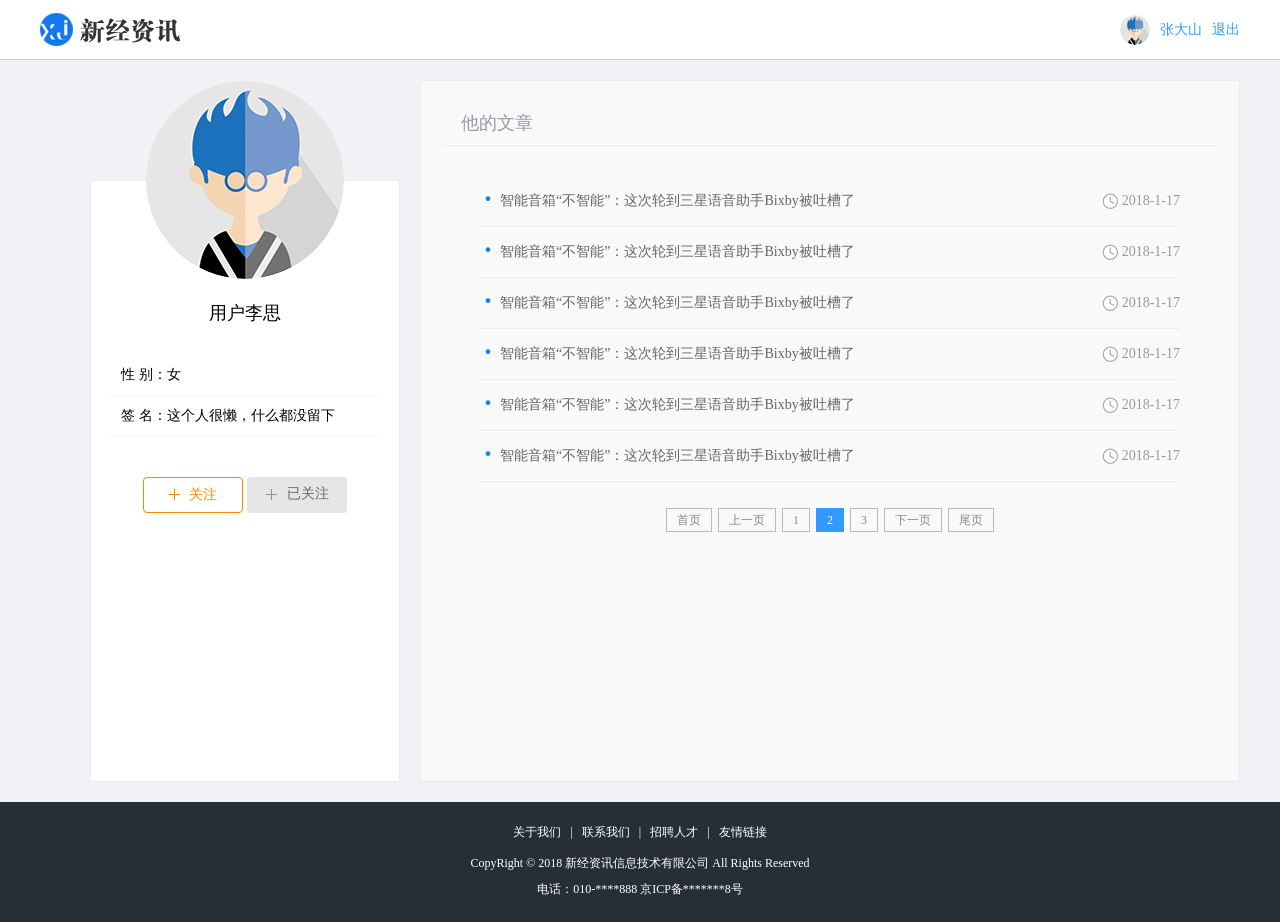
<file: info/static/news/html/other.html>
<!DOCTYPE html>
<html lang="en">
<head>
    <meta charset="UTF-8">
    <title>用户概况</title>
    <link rel="stylesheet" type="text/css" href="../css/reset.css">
    <link rel="stylesheet" type="text/css" href="../css/jquery.pagination.css">
    <link rel="stylesheet" type="text/css" href="../css/main.css">
    <script type="text/javascript" src="../js/jquery-1.12.4.min.js"></script>
    <script type="text/javascript" src="../js/jquery.pagination.min.js"></script>
    <script type="text/javascript" src="../js/other.js"></script>
</head>
<body>
    <div class="header_con">
        <div class="header">
            <a href="#" class="logo fl"><img src="../images/logo.png" alt="logo"></a>
            <div class="user_login fr" style="display: block;">
                <img src="../images/person01.png" class="lgin_pic">
                <a href="#">张大山</a>
                <a href="#">退出</a>
            </div>
        </div>
    </div>
    
    <div class="conter_con">
        <div class="user_menu_con fl">
            <div class="user_center_pic">
                <img src="../images/user_pic.png" alt="用户图片">
            </div>
            <div class="user_center_name">用户李思</div>

            <ul class="other_detail">
                <li>性 别：女</li>
                <li>签 名：这个人很懒，什么都没留下</li>
            </ul>
            
            <div class="focus_other">
                <a href="javascript:;" class="focus">关注</a>
        <a href="javascript:;" class="focused"><span class="out">已关注</span><span class="over">取消关注</span></a>
            </div>            

        </div>

        <div class="user_con fr">
            <div class="other_collect">
                <h3>他的文章</h3>
                <ul class="article_list">
                    <li><a href="#">智能音箱“不智能”：这次轮到三星语音助手Bixby被吐槽了</a><span>2018-1-17</span></li>
                    <li><a href="#">智能音箱“不智能”：这次轮到三星语音助手Bixby被吐槽了</a><span>2018-1-17</span></li>
                    <li><a href="#">智能音箱“不智能”：这次轮到三星语音助手Bixby被吐槽了</a><span>2018-1-17</span></li>
                    <li><a href="#">智能音箱“不智能”：这次轮到三星语音助手Bixby被吐槽了</a><span>2018-1-17</span></li>
                    <li><a href="#">智能音箱“不智能”：这次轮到三星语音助手Bixby被吐槽了</a><span>2018-1-17</span></li>
                    <li><a href="#">智能音箱“不智能”：这次轮到三星语音助手Bixby被吐槽了</a><span>2018-1-17</span></li>
                </ul>
                
                <div id="pagination" class="page"></div>
                <script>
                    $(function(){
                        $("#pagination").pagination({
                            currentPage: 2,
                            totalPage: 3,
                            callback: function(current) {
                                alert('ok!');
                            }
                        });
                    });
                </script>
            </div>

        </div>        
    </div>
    <div class="footer">        
        <div class="footer_links">
            <a href="">关于我们</a>
            <span>|</span>
            <a href="">联系我们</a>
            <span>|</span>
            <a href="">招聘人才</a>
            <span>|</span>
            <a href="">友情链接</a>
        </div>
        <p class="copyright">
            CopyRight © 2018 新经资讯信息技术有限公司 All Rights Reserved<br />
电话：010-****888    京ICP备*******8号
        </p>
    </div>
    
    <!-- 登录表单 -->
    <form class="login_form_con">
        <div class="login_form">
            <div class="login_title">
                <h3>登 录</h3>
                <a href="javascript:;" class="shutoff"></a>
            </div>
            <div class="form_group">                
                <input type="text" name="username" autocomplete="off">
                <div class="input_tip">用户名/手机号</div>
            </div>
            <div class="form_group">                
                <input type="password" name="password">
                <div class="input_tip">密码(不少于6位)</div>
            </div>
            <input type="submit" name="" value="登 录" class="input_sub">
            <div class="down_link">还没有账号？<a href="#" class="to_register">立即注册</a></div>
        </div>
        <div class="mask"></div>
    </form>
    
    <!-- 注册表单 -->
    <form class="register_form_con">
        <div class="register_form">
            <div class="register_title">
                <h3>注 册</h3>
                <a href="javascript:;" class="shutoff"></a>
            </div>
            <div class="form_group">                
                <input type="text" name="username" autocomplete="off" class="phone_input">
                <div class="input_tip">手机号</div>
                <div class="error_tip">手机号不能为空</div>
            </div>
            <div class="form_group">                
                <input type="password" name="code_pwd" class="code_pwd">
                <div class="input_tip">手机验证码</div>
                <a href="javascript:;" class="get_code">点击获取验证码</a>
                <div class="error_tip">验证码不能为空</div>
            </div>
            <div class="form_group">                
                <input type="password" name="password" class="pass_input">
                <div class="input_tip">密码(不少于6位)</div>
                <div class="error_tip">密码不能为空</div>
            </div>
            <div class="form_group">                
                <input type="password" name="code_pwd" class="code_pwd">
                <div class="input_tip">图形验证码</div>
                <img src="../images/pic_code.png" class="get_pic_code">
                <div class="error_tip">图形码不能为空</div>
            </div>
            
            <div  class="form_group2 clearfix">
                <input type="checkbox" class="agree_input" checked>
                <p>同意使用条款，并已阅读"跟帖评论自律管理承诺书"</p>
                <div class="error_tip">请勾选</div>
            </div>
            <input type="submit" name="" value="注 册" class="input_sub">
            <div class="down_link">已有账号？<a href="#" class="to_login">立即登录</a></div>
        </div>
        <div class="mask"></div>
    </form>
</body>
</html>
</file>
<file: info/static/admin/css/main.css>
body{
	background:#f1f2f6;
	font-family:'Microsoft YaHei';
}

.login_logo{
	background:rgba(47,64,80,0.4);
	height:45px;
}

.login_logo img{
	margin:5px 0 0 10px;
}

.header{
	width:100%;
	height:60px;
	overflow:hidden;
	background:#2f4050;
	position:fixed;
	left:0px;
	top:0px;
}

.header .logo{
	width:194px;
	height:33px;
	margin:13px 0 0 20px;
}

.header .logout{
	width:90px;
	height:30px;
	background:url(../images/icons.png) 10px -344px no-repeat #1ab394;
	margin:15px 20px 0 0;
	border-radius:4px;
	text-indent:40px;
	line-height:30px;
	font-size:14px;
	color:#fff;
}

.header .logout:hover{
	width:88px;
	height:28px;
	border:1px solid #1ab394;
	background:url(../images/icons.png) 10px -344px no-repeat #2f4050;
	opacity:0.5;
}

.side_bar{
	position:fixed;
	width:210px;
	background:#466079;
	left:0px;
	top:60px;
	bottom:0px;
}

.user_info{
	width:210px;
	overflow:hidden;
}

.user_info img{
	display:block;
	margin:20px auto 0;
	width:68px;
	height:68px;
	border-radius:34px;
}

.user_info p{
	text-align:center;
	font-size:14px;
	color:#bdcbd8;
	margin:10px auto;
}

.user_info em{
	font-weight:bold;
	color:#1ab394;
}

.menu_con{
	width:210px;
	margin-top:10px;
	overflow:hidden;
}

.first_menu{
	height:44px;
	border-bottom:1px solid #597b9b;
	background:url(../images/icons.png) 190px -283px no-repeat;
}

.menu_con .active{
	background:url(../images/icons.png) 190px -283px no-repeat #2f4050;
	border-bottom:0px;
}

.menu_con a{
	display:block;
	height:44px;
	line-height:44px;
	color:#e5f1fc;
	font-size:12px;
	text-indent:60px;
}

.icon01{
	background:url(../images/icons.png) 20px 12px no-repeat;
}

.icon02{
	background:url(../images/icons.png) 20px -38px no-repeat;
}

.icon021{
	background:url(../images/icons.png) 50px -87px no-repeat;
}

.icon022{
	background:url(../images/icons.png) 50px -139px no-repeat;
}


.icon03{
	background:url(../images/icons.png) 20px -89px no-repeat;
}

.icon031{
	background:url(../images/icons.png) 50px -185px no-repeat;
}

.icon032{
	background:url(../images/icons.png) 50px -235px no-repeat;
}

.icon033{
	background:url(../images/icons.png) 50px -336px no-repeat;
}

.icon034{
	background:url(../images/icons.png) 50px -390px no-repeat;
}

.sub_menu{
	display:none;
	border-bottom:1px solid #597b9b;
}

.sub_menu li{
	background:url(../images/icons.png) 190px -283px no-repeat #2f4050;
}

.sub_menu a{
	text-indent:80px;
}

.show{
	display:block;
}

.main_body{
	position:fixed;
	background:#f9f9f9;
	left:210px;
	top:60px;
	right:0px;
	bottom:0px;
}

.breadcrub{
	width:96%;
	height:35px;
	line-height:35px;
	background-color:#deecf9;
	margin:20px auto 0;
	font-size:14px;
	border-left:5px solid #f80;
	text-indent:10px;
	color:#666;
}

.pannel{
	width:96%;
	overflow:hidden;
	margin:20px auto 0;
	background-color:#fff;
}

.pannel img{
	display:block;
	width:90%;
	margin:20px auto 0;
}

.spannels{
	overflow:hidden;
	margin:20px auto 0;
}

.spannel{
	width:31%;
	float:left;
	margin-left:2%;
	height:100px;
	overflow:hidden;
	text-align:center;
	position:relative;
}

.spannel2{
	width:30%;
	float:left;
	margin-left:2%;
	height:100px;
	overflow:hidden;
	text-align:center;
	position:relative;
}

.spannel em,.spannel2 em{
	font-size:50px;
	line-height:50px;
	display:inline-block;
	margin:10px 0 0 20px;
	font-family:'Arial';
	color:rgba(255,255,255,0.8);
}

.spannel span,.spannel2 span{
	font-size:14px;
	display:inline-block;
	color:rgba(255,255,255,0.8);
	margin-left:10px;
}

.spannel b,.spannel2 b{
	position:absolute;
	left:0;
	bottom:0;
	width:100%;
	line-height:24px;
	background:rgba(0,0,0,0.1);
	color:#fff;
	font-size:14px;
	font-weight:normal;
}



.scolor01{
	background-color:#ff9565;
}

.scolor02{
	background-color:#9ed367;
}

.scolor03{
	background-color:#23b7e5;
}

.chart_show{
	width:100%;
	height:400px;
}

.login_bg{
	position:fixed;
	left:0;
	top:0;
	width:100%;
	height:100%;
	z-index:-9999;
	background:url(../images/login-bg.jpg) no-repeat;
}

.login_form{
  width:330px;
  height:292px;
  background:#fff;
  position:fixed;
  left:50%;
  top:50%;
  margin-top:-146px;
  margin-left:-165px;
  overflow:hidden;
  border-radius:6px;
}

.login_form .error_tip{
	position:absolute;
	font-size:12px;
	color:#f00;
	bottom:84px;
	left:18px;
	display:none;
}


.login_title{
  line-height:72px;
  text-align:center;
  background:#1ab394;
  color:#fff;
  font-size:20px;
}

.input_txt{
  display:block;
  margin:20px auto 0;
  width:298px;
  height:32px;
  border:1px solid #d0d0d0;
  border-radius:4px;
  outline:none;
  text-indent:10px; 
}

.forget_pass{
  display:block;
  width:298px;
  margin:10px auto 0;
  text-align:right;
  font-size:14px;
  color:#5195d0;
}

.input_sub{
  display:block;
  margin:40px auto 0;
  width:298px;
  height:32px;
  border:0px;
  border-radius:4px;
  background:#1ab394;
  color:#fff;
  cursor:pointer;
}

.input_sub:hover{
  opacity:0.8;
}


.common_table{
	width:100%;
	border-collapse:collapse;
	border:1px solid #d1d1d1;
}

.common_table th,.common_table td{
	border:1px solid #d1d1d1;
	text-align:center;
	padding:13px 0px;
	font-size:12px;
}

.pagenation{      
    padding:0px;
    list-style:none;
    width:960px;
    height:40px;
    margin:20px auto 0;
    text-align:center;
    font-size:0px;
}

.pagenation li{
    display:inline-block;
    height:26px;            
    font-size:12px;
    margin:7px 5px 0px;          
}

.pagenation  a{
    line-height:26px;
    text-decoration:none;
    color:#393c35;
    display:block;
    padding:0px 10px;
    border:1px solid #d1d1d1;
}

.pagenation a:hover{
    background:#f80;
    color:#fff;
}

.review,.edit,.addtype{
	display:block;
	width:40px;
	line-height:20px;
	margin:-5px auto;
	border-radius:4px;
	color:#fff;
	background:#25c192;
}

.addtype{
	width:100px;
	line-height:26px;
}

.edit{
	background:#25c192;
}

.common_table .tleft{
	text-align:left;
	text-indent:10px;
}

.review_title{
	font-size:18px;
	line-height:40px;
	text-indent:20px;
	border-bottom:1px solid #ddd;
	margin-bottom:20px;
}

.form_group{
	overflow:hidden;
	margin-bottom:15px;
}

.form_group label{
	float:left;
	width:12%;
	line-height:30px;
	text-align:right;
	font-size:14px;
}

.form_group .input_txt2{
	width:86%;
	height:30px;
	float:left;
	text-indent:10px;
	outline:none;
	border-radius:4px;	
	border:1px solid #d0d0d0;
	box-sizing:border-box;
}

.form_group .input_area,.form_group .input_multxt{
	width:86%;
	height:300px;
	float:left;
	padding:10px;
	outline:none;
	font-family:'Microsoft YaHei';
	font-size:14px;
	border-radius:4px;
	border:1px solid #d0d0d0;
	box-sizing:border-box;
}

.form_group .input_multxt{
	height:50px;
}

.rich_wrap{
	width:86%;
}

.form_group .sel_opt{
	width:150px;
	height:30px;
	float:left;
	border:1px solid #ddd;
	border-radius:4px;
	outline:none;
	text-indent:10px;
}

.form_group .index_pic{
	width:100px;
	height:100px;
	float:left;
	margin:0px;
}

.group_hide{
	display:none;
}

.indent_group{
	text-indent:12%;
	margin-top:15px;
}

.confirm{
	width:80px;
	height:30px;
	border-radius:4px;
	color:#fff;
	background:#25c192;
	border:0px;
	outline:none;
}

.cancel{
	width:80px;
	height:30px;
	border-radius:4px;
	color:#fff;
	background:#25c192;
	border:0px;
	outline:none;
}

.line_top{
	border-top:1px solid #ddd;
	padding:10px 0px;
}

.input_file{
	margin-top:4px;
}


.pop{
	width:500px;
	height:270px;
	border:1px solid #ddd;
	background:#fff;
	position:fixed;
	left:50%;
	top:50%;
	margin-top:-151px;
	margin-left:-251px;
	z-index:9999;
}

.pop h3{
	background:#25c192;
	line-height:40px;
	margin:2px;
	color:#fff;
	text-indent:10px;
}

.form_group .input_label{
	width:80px;
    line-height:32px;
    margin-left:60px;
}

.form_group .error_tip{
	position:absolute;
	left:141px;
	top:132px;
	color:#f00;
	font-size:12px;
	display:none;
}

.input_txt3{
  width:298px;
  height:32px;
  border:1px solid #d0d0d0;
  border-radius:4px;
  outline:none;
  text-indent:10px; 
}

.mt50{
	margin-top:50px;
}

.pop .line_top{
	text-align:center;
	margin-top:80px;
	padding-top:15px;
}

.mask{
	position:fixed;
	width:100%;
	height:100%;
	background:#000;
	left:0px;
	top:0px;
	opacity:0.3
}

.pop_con{
	display:none;
}

.category_name{
	font-size:14px;
	line-height:30px;
}

.ui-pagination-container{
	text-align:center;
	margin-top:5px;
}

.news_filter_form{
	float:right;
	height:36px;
	margin:4px 10px 0 0;
}

.news_filter_form .input_txt{
	float:left;
	margin:0px;
	width:298px;
	height:26px;
	border:1px solid #d0d0d0;
	border-radius:4px;
	outline:none;
	text-indent:10px; 
  }

  .news_filter_form .input_sub{
	float:left;
	margin:0px;
	margin-left:15px;
	width:100px;
	height:28px;
	border:0px;
	border-radius:4px;
	background:#1ab394;
	color:#fff;
	cursor:pointer;
  }
</file>
<file: info/static/news/css/main.css>
body{
    background:#f1f2f6;
    font-family:'Microsoft YaHei';
}
.header_con{
    height:59px;
    background:#fff;
    border-bottom:1px solid #ccc;
}
.header{
    width:1200px;
    height:59px;
    margin:0px auto;
}

.logo{
    width:140px;
    height:33px;
    margin-top:13px;
}

.menu{
    width:600px;
    height:59px;
    margin-left:100px;
}

.menu li{
    height:59px;
    float:left;
}

.menu .active{
    border-bottom:2px solid #009afc;
}

.menu .active a{
    color:#39f;
}

.menu li a{
    display:block;
    line-height:59px;
    padding:0px 25px;
    font-size:14px;
    color:#666;
}

.menu li a:hover{
    color:#39f;
}

.user_btns{
    line-height:59px;
    font-size:14px;
    color:#666
}

.user_btns a{
    color:#666;
}

.user_btns a:hover{
    color:#39f;
}

.user_login{
    height:30px;
    overflow: hidden;
    margin-top:15px;
    display:none;    
}

.user_login img{
    float:left;
    width:30px;
    height:30px;
    border-radius:15px;
}

.user_login a{
    float:left;
    font-size:14px;
    margin-left:10px;
    color:#39f;
    line-height:30px;
}

.conter_con{
    width:1200px;
    overflow:hidden;
    margin:20px auto 0;
}

.list_con{
    width:820px;    
}

.list_con li{
    background:#fff;
    height:168px;
    border:1px solid #ececee;
    overflow:hidden;
    margin-bottom:12px;
}

.list_con .news_pic{
    width:168px;
    height:168px;
}

.list_con .news_pic img{
    width:168px;
    height:168px;
}

.list_con .news_title{
    width:616px;
    height:18px;
    margin:16px 0 0 16px;
    font-size:18px;
    line-height:18px;
    color:#000;
    overflow: hidden;
    white-space: nowrap;
    text-overflow: ellipsis;
}



.list_con .news_title:hover{
    color:#39f;
}

.list_con .news_detail{
    width:616px;
    height:88px;
    margin:10px 0 0 16px;
    font-size:14px;
    line-height:23px;
    color:#666;
}

.author_info{
    width:616px;
    height:20px;
    margin-left:16px;
}

.author img{
    float:left;
}

.author a{
    float:left;
    font-size:12px;
    color:#333;
    line-height:20px;
    margin-left:5px;
}
.author a:hover{
    color:#39f;
}

.source{
    float:left;
    line-height:20px;
    font-size:12px;
    color:#999;
}

.time{
    float:left;
    margin-left:15px;
    line-height:20px;
    font-size:12px;
    text-indent:20px;
    color:#999;
    background:url(../images/clock.png) left center no-repeat;
}

.rank_con{
    width:358px;
    border:1px solid #ececee;
}
.card_list_con{
    width:760px;
    overflow:hidden;
    margin-left:10px;    
}

.card_list{
    width:300px;
    margin:20px;
    float:left;
}

.author_card{
    background:#fff;
    margin-bottom:10px;
    overflow: hidden;
    padding:20px;
}

.author_pic{
    float:left;
    width:60px;
    height:60px;    
}
.author_pic img{
    width:60px;
    height:60px;
    border-radius:30px;
}
.author_name{
    float: left;
    color:#333;
    font-size:22px;
    line-height:60px;
    margin-left:16px;
}
.author_name:hover{
    color:#1482f0;
}

.author_resume{
    width:100%;
    float: left;
    font-size:13px;
    color:#666;
    margin-top:10px;
}

.writings,.follows{
    float: left;
    margin:20px 30px 0 0;
}

.writings span,.follows span{
    display: block;
    font-size:12px;
    color:#999;    
}

.writings b,.follows b{
    display: block;
    font-weight:normal;
    font-size:18px;
    color:#333;    
}

.rank_title{
    height:53px;
    background:#fff;
    border-bottom:1px solid #ececee;
}

.rank_title h3{
    line-height:53px;
    font-size:14px;
    color:#000;
    text-indent:52px;
    background:url(../images/hit_icon.png) 20px center no-repeat;
}

.rank_list{
    background:#fff;
}

.rank_list li{
    width:316px;
    margin:0px auto;
    border-bottom:1px solid #ececee;
    padding:18px 0px;
    overflow:hidden;
}

.rank_list li span{
    float:left;
    width:19px;
    height:19px;
    line-height:19px;
    text-align:center;
    border-radius:2px;
    margin-right:11px;
    color:#1482f0;
}

.rank_list li a{
    float:left;
    width:286px;
    font-size:14px;
    color:#333;
}

.rank_list li a:hover{
    color:#39f;
}

.rank_list li .first{
    background: #f33;
    color:#fff;
}

.rank_list li .second{
    background:#ff722b;
    color:#fff;
}

.rank_list li .third{
    background:#fa3;
    color:#fff;
}

.footer{
    margin-top:20px;
    background:#262F38;
    overflow:hidden;
}
.footer_links{
    text-align:center;
    margin-top:20px;
}

.footer_links a,.footer_links span{
    color:#fff;
    font-size:12px;

}

.footer_links span{
    margin:0 5px;
}

.copyright{
    text-align:center;
    font-size:12px;
    color:#fff;
    line-height:26px;
    margin-top:9px;
    margin-bottom:20px;
}


.login_form_con,.register_form_con{
    display:none;
}


.login_form,.register_form{
    width:350px;
    height:400px;
    position:fixed;
    background:#fff;
    border-radius:5px;
    left:50%;
    top:50%;
    margin-left:-175px;
    margin-top:-200px;
    z-index:9999;
}

.register_form{
    height:500px;
    margin-top:-250px;
}

.mask{
    position:fixed;
    width:100%;
    height:100%;
    background:#000;
    opacity:0.3;
    filter:alpha(opacity=30);
    left:0px;
    top:0px;
    z-index:9998;
}

.login_title,.register_title{
    height:72px;
    border-bottom:1px solid #dcdcdc;
    position:relative;
}
.login_title h3,.register_title h3{
    line-height:72px;
    text-align:center;
    font-size:18px;
    color:#1482f0;
}

.login_title a,.register_title a{
    width:16px;
    height:16px;
    background:url(../images/shutoff.png) left top no-repeat;
    font-weight:normal;
    color:#999;
    position:absolute;
    right:20px;
    top:30px;
}

.login_title a:hover,.register_title a:hover{
    background:url(../images/shutoff.png) right top no-repeat;
}

.form_group{
    width:310px;
    height:50px;
    border-bottom:1px solid #ebebeb;
    margin:23px auto 0;
    position:relative;
}

.form_group2{
    width:310px;
    margin:20px auto 0;
    font-size:12px;
    color:#999;
    position:relative;
}

.register_form .form_group{
    margin:15px auto 0;
}

.register_form .input_sub{
    margin:30px auto 0;
}

.form_group .error_tip,.form_group2 .error_tip{
    position:absolute;
    font-size:12px;
    color:#f00;
    left: auto;
    right:0px;
    top: auto;
    bottom:-20px;
    display:none;
}

.form_group2 input,.form_group2 p{
    float:left;
}

.form_group2 input{
    margin:2px 10px 0 0;
}

.form_group .get_code{
    position:absolute;
    right:0px;
    top:20px;
    color:#70b7f9;
    font-size:12px;
}

.form_group .get_pic_code{
    position:absolute;
    width:80px;
    height:30px;
    right:0px;
    top:10px;
}

.form_group .get_code:hover{
    color:#1482f0;
}

.register_form .code_pwd{
    width:200px;
}

.hotline{
    border-bottom:1px solid #2185ed;
}

.form_group input{
    width:310px;
    height:44px;
    border:0px;
    outline:none;
    position:absolute;
    left:0;
    bottom:0;
}

.form_group .input_tip{
    position:absolute;
    left:0;
    top:22px;
    width:110px;
    line-height:14px;
    font-size:14px;
    color:#999;
}

.input_sub{
    display:block;
    width:310px;
    height:40px;
    background:#1482f0;
    border:0px;
    color:#fff;
    font-size:14px;
    margin:50px auto 0;
    border-radius:4px;
    cursor:pointer;
}

.input_sub:hover{
    background:#4d9df1;
}



.down_link{
    text-align:center;
    font-size:12px;
    color:#999;
    margin-top:30px;
}

.down_link a{
    color:#70b7f9;
}

.down_link a:hover{
    color:#1482f0;
}

.register_form .down_link{
    margin-top:20px;
}


.detail_con{
    width:778px;
    padding:20px;
    overflow:hidden;
    background:#fff;
    border:1px solid #ececee;
}

.detail_con h3{
    font-size:30px;
    line-height:45px;
}

.detail_about{
    margin:10px 0;
    border-bottom:1px solid #ebebeb;
    padding:10px 0;
}

.time_souce{
    color:#999;
    font-size: 12px;
    text-indent:20px;
    background:url(../images/clock.png) left center no-repeat;
}

.comment{
    color:#999;
    font-size: 12px;
    text-indent:20px;
    background:url(../images/comment_icon.png) left center no-repeat;
}

.summary{
    letter-spacing: .5px;
    text-align: justify;
    background:#f0f2f5;
    font-size:16px;
    line-height:28px;
    padding:15px 25px;
    margin-top:30px;
    position:relative;
}

.detail_con .summary:before{
    position:absolute;
    left:5px;
    top:5px;
    content:"『";
}

.detail_con .summary:after{
    position:absolute;
    right:5px;
    bottom:5px;
    content:"』";
}

.detail_con h4{
    font-size: 18px;
    font-weight: 700;
    color: #1478f0;
    border-left: 5px solid #1478f0;
    padding-left: 10px;
    margin:30px 0
}

.detail_con p{
    font-size: 16px;
    line-height: 28px;
    margin-bottom: 30px;
    text-align: justify
}


.collection{
    display:inline-block;;
    width:98px;
    line-height:34px;
    text-indent:45px;
    border:1px solid #3791ef;
    color:#3791ef;
    border-radius:4px;
    font-size:14px;
    margin:0px 5px;
    background:url(../images/collect_icons.png) 21px 7px no-repeat;
    overflow:hidden;
}

.block-center {
    display: block;
    margin: 0 auto;
}


.collection:hover{
    background:url(../images/collect_icons.png) 21px -33px no-repeat;
}


.focus{
    display:inline-block;;
    width:98px;
    line-height:34px;
    text-indent:45px;
    border:1px solid #f80;
    color:#f80;
    border-radius:4px;
    font-size:14px;
    /*margin:0px 5px;*/
    background:url(../images/focus_icons.png) 21px 7px no-repeat;
    overflow: hidden;
}


.focus:hover{
    background:url(../images/focus_icons.png) 21px -33px no-repeat;
}


.collected{
    display:inline-block;
    width:100px;
    height:36px;
    color:#666;
    border-radius:4px;
    font-size:14px;
    margin:0px 5px;
    background:url(../images/collect_icons.png) 15px -73px no-repeat #e6e6e6;
    position:relative;
    overflow:hidden;
}

.collected:hover{
    background-position:10px -73px;
}

.collected .out{
    position:absolute;
    left:40px;
    top:8px;
}

.collected:hover .out{
    left:40px;
    top:35px;
}

.collected .over{
    position:absolute;
    left:40px;
    top:35px;
}

.collected:hover .over{
    left:33px;
    top:8px;
}



.focused{
    display:inline-block;;
    width:100px;
    height:36px;
    color:#666;
    border-radius:4px;
    font-size:14px;
    /*margin:0px 5px;*/
    background:url(../images/focus_icons.png) 15px -73px no-repeat #e6e6e6;
    position:relative;
    overflow:hidden;
}

.focused:hover{
    background-position:10px -73px;
}

.focused .out{
    position:absolute;
    left:40px;
    top:8px;
}

.focused:hover .out{
    left:40px;
    top:35px;
}

.focused .over{
    position:absolute;
    left:40px;
    top:35px;
}

.focused:hover .over{
    left:33px;
    top:8px;
}




.comment_form_logout{
    border:1px solid #e3e8ee;
    width:756px;
    border-radius:4px;
    padding:15px 10px;
    outline:none;
    font-size:16px;
    color:#e3e8ee;
    margin-top:50px;
}


.comment_form{
    margin-top:50px;
    overflow:hidden;
}

.comment_form .person_pic{
    float:left;
    width:40px;
    height:40px;
}

.comment_form img{
    width:40px;
    height:40px;
    border-radius:20px;
}

.comment_form .comment_input{
    float:left;
    width:690px;
    height:60px;
    margin-left:20px;
    border-radius:4px;
    padding:10px;
    outline:none;
    border:1px solid #2185ed;
}

.comment_form .comment_sub{
    float:right;
    width:58px;
    height:28px;
    border:1px solid #2185ed;
    background:#fff;
    border-radius:4px;
    margin:10px 7px 0 0;
    cursor:pointer;
}

.comment_form .comment_sub:hover{
    background:#2185ed;
    color:#fff;
}

.comment_count{
    font-size: 16px;
    color: #333;
    border-bottom: 1px solid #ebebeb;
    padding: 12px 0
}


.comment_list{
    border-bottom:1px solid #ebebeb;
    overflow:hidden;
    margin-top:15px;
    padding-bottom:15px;
}


.comment_list .person_pic{
    width:40px;
    height:40px;
    float:left;
}

.comment_list .person_pic img{
    width:40px;
    height:40px;
    border-radius:20px;
}

.user_name{
    width:690px;
    font-size: 14px;
    font-weight: 700;
    line-height: 20px;
    color: #333;
    margin-left:20px;
}

.comment_text{
    width:718px;
    font-size: 14px;
    line-height: 20px;
    color: #333;
    margin:5px 0 0 20px;
}

.comment_time{
    font-size:12px;
    color:#999;
    margin:10px 0 0 60px;
}

.comment_up{
    font-size:12px;
    color:#999;
    text-indent:20px;
    margin:10px 0 0 20px;
    background:url(../images/zan_icon.png) left top no-repeat;
}

.has_comment_up{
    font-size:12px;
    color:#999;
    text-indent:20px;
    margin:10px 0 0 20px;
    background:url(../images/zan_icon.png) left bottom no-repeat;
}



.comment_reply{
    font-size:12px;
    color:#999;
    text-indent:20px;
    margin:10px 0 0 20px;
    background:url(../images/reply_icon.png) left center no-repeat;
}


.reply_text_con{
    width:698px;
    padding:10px;
    background:#fafafa;
    margin:10px 0 0 60px;
}

.reply_text_con .user_name2{
    font-size:12px;
    font-weight:bold;
    color:#000;
    margin-bottom:5px;
}

.reply_text_con .reply_text{
    color:#666;
    font-size:12px;
}

.reply_form{
    width:718px;
    overflow:hidden;
    margin:10px 0 0 60px;
    display:none;
}

.reply_input{
    float:left;
    width:692px;
    height:30px;
    border-radius:4px;
    padding:10px;
    outline:none;
    border:1px solid #2185ed;
}

.reply_sub,.reply_cancel{
    width:40px;
    height:23px;
    background:#76b6f4;
    border:0px;
    border-radius:2px;
    color:#fff;
    margin:10px 5px 0 10px;
    cursor:pointer;
}

.reply_cancel{
    background:#fff;
    color: #909090;
}


.user_con{
    width:778px;
    min-height:660px;
    padding:20px;
    overflow:hidden;
    background:#f9f9f9;
    border:1px solid #ececee;
}

.main_frame{
    width:778px;
    min-height:660px;
}

.inframe_body{
    background:#f9f9f9;
}

.user_menu_con{
    width:308px;
    height:600px;
    background:#fff;
    border:1px solid #ececee;
    margin:100px 0 0 50px;
    position:relative;
}

.user_center_pic{
    width:198px;
    height:198px;
    position:absolute;
    left:55px;
    top:-100px;
}

.user_center_pic img{
    width:198px;
    height:198px;
    border-radius:99px;
}

.user_center_name{
    text-align:center;
    margin-top:120px;
    font-size:18px;
}

.option_list{
    width:268px;
    margin:20px auto 0;
}

.option_list li{
    text-align:center;
    border-bottom:1px solid #ededed;
}

.option_list li a{
    line-height:50px;
    font-size:14px;
    color:#333;
}

.option_list .active a{
    color:#39f;
}

.option_list li a:hover{
    color:#39f;
}

.user_con h3{
    font-size: 18px;
    padding: 10px 20px;
    color: #9698a5;
    border-bottom:1px solid #ededed;
}

.base_info,.pic_info,.type_info,.pass_info,.my_collect,.release_form,.news_list{
    width:700px;
    margin:0px auto;
}


.common_title,.base_info h3,.pic_info h3,.type_info h3,.pass_info h3,.my_collect h3,.release_form h3,.news_list h3{
    font-size: 18px;
    padding: 10px 20px;
    color: #9698a5;
    border-bottom:1px solid #ededed;
}


.pass_info,.release_form{
    position: relative;
}

.error_tip{
    position:absolute;
    left:178px;
    top:228px;
    color:#f00;
    font-size:13px;
    display:none;
}

.error_tip2{
    position:absolute;
    left:127px;
    bottom:33px;
    color:#f00;
    font-size:13px;
    display:none;
}

.form-group{
    width:600px;
    margin:20px auto;
    overflow:hidden;
    position:relative;
}

.form-group label{
    width:120px;
    line-height:40px;
    font-size:14px;
    font-weight:bold;
    color:#000;
    text-align:right;
    float:left;
    margin-right:5px;
}

.form-group .input_txt,.form-group .input_txt2{
    width:400px;
    height:30px;
    float:left;
    margin-top:5px;
    border:1px solid #ddd;
    border-radius:4px;
    outline:none;
    text-indent:10px;
}

.form-group b{
    line-height:40px;
    font-size:14px;
    font-weight:normal;
    color:#000;
}

.form-group .input_sub{
    width:402px;
    height:30px;
    margin:10px 0 0 128px;
}

.now_user_pic{
    width:100px;
    height:100px;
    border-radius:50px;
}

.label01{
    margin-top:35px;
}

.input_file{
    float:left;
    margin-top:8px;
}

.article_list{
    width:700px;
    margin:30px auto 0;
}

.article_list li{
    height:50px;
    border-bottom:1px solid #ededed;
    position:relative;
}

.article_list li a{
    line-height:50px;
    width:450px;
    overflow: hidden;
    text-overflow:ellipsis;
    white-space: nowrap;    
    font-size:14px;
    color:#666;
    float:left;
    position:relative;
    text-indent:20px;
}

.article_list li a:hover{
    color:#39f;
}

.article_list li a:before{
    content:"· ";
    color:#1482f0;
    font-size:40px;
    position:absolute;
    left:-17px;
    top:-2px;
}
.article_list li span{
    line-height:50px;
    font-size:14px;
    color:#999;
    text-indent:20px;
    float:right;
    background:url(../images/clock.png) left center no-repeat;
}

.article_list li em{
    line-height:50px;
    font-size:14px;
    color:#999;
    float:left;
    margin-left:20px;

}

.article_list li b{
    position:absolute;
    width:602px;
    height:72px;
    background:url(../images/tip_bg.png) no-repeat;
    left:20px;
    top:36px;
    font-weight:normal;
    font-size:12px;
    color:#666;
    z-index:100;
    padding:13px 10px 0;
    display:none;
}

.article_list li:hover b{
    display:block;
}

.article_list li .pass{
    color:green;
}

.article_list li .review{
    color:#dca80a;
}

.article_list li .nopass{
    color:#f00;
}

.loader_more{
    display:block;
    margin:30px auto 0;
    width:118px;
    line-height:38px;
    text-align:center;
    border:1px solid #ddd;
    border-radius:4px;
    color:#666;
    font-size:14px;
}

.loader_more:hover{
    color:#39f;
}

.error_con{
    width:800px;
    height:500px;
    margin:100px auto 0;
}

.error_con img{
    float:left;
    margin-right:20px;
}

.error_con h3{
    width:360px;
    margin-top:50px;
    font-size:30px;
    color:#333;
    float:left;
}

.error_con h4{
    width:360px;
    font-size:18px;
    margin-top:10px;
    color:#666;
    float:left;
}

.error_con p{
    width:360px;
    font-size:14px;
    margin-top:10px;
    color:#999;
    float:left;
}

.error_con a{
    float:left;
    width:120px;
    height:36px;
    line-height:36px;
    text-align:center;
    border-radius:18px;
    background:#1482f0;
    color:#fff;
    margin-top:20px;
}

.error_con a:hover{
    background:#39f;
}

.release_form .form-group{
    width:700px;
    overflow:hidden;
    margin:15px auto;
}

.form-group .input_txt2{
    width:570px;
}

.form-group .sel_opt{
    width:150px;
    height:30px;
    float:left;
    margin-top:5px;
    border:1px solid #ddd;
    border-radius:4px;
    outline:none;
    text-indent:10px;
}

.form-group .input_multxt{
    width:550px;
    height:60px;
    padding:10px;
    float:left;
    margin-top:5px;
    border:1px solid #ddd;
    border-radius:4px;
    outline:none;
    text-indent:10px;
}

.form-group .input_multxt2{
    width:570px;
    padding:10px 0px;
    height:300px;
    float:left;
    margin-top:5px;
    border:1px solid #ddd;
    outline:none;
    text-indent:10px;
}

.form-group .input_sub2{
    width:100px;
    margin:10px 0 0 127px;
}

.other_con{
    width:1100px;
    height:200px;
    margin-left:100px;
    background:#fff;
    position:relative;
}

.other_center_pic{
    width:198px;
    height:198px;
    position:absolute;
    left:-100px;
    top:0px;
}


.other_detail{
    width:268px;
    margin:30px auto 0;
}

.other_detail li{
    text-align:left;
    font-size:14px;
    line-height:40px;
    border-bottom:1px dotted #ededed;
    text-indent:10px;
}

.focus_other{
    overflow:hidden;
    margin-top:40px;
    text-align:center;
}

.focus_other a{
    text-align:left;
}

.ui-pagination-container{
    text-align:center;
    margin-top:20px;
}

.ui-pagination-container .ui-pagination-page-item:hover{
    color:#39f;
    border-color:#39f;
}

.ui-pagination-container .ui-pagination-page-item{
    background:none;
    font-size:12px;
}

.ui-pagination-container .ui-pagination-page-item.active{
    background:#39f;
    border-color:#39f;
}

.ui-pagination-container .ui-pagination-page-item:hover{
    color:#333;
}
</file>
